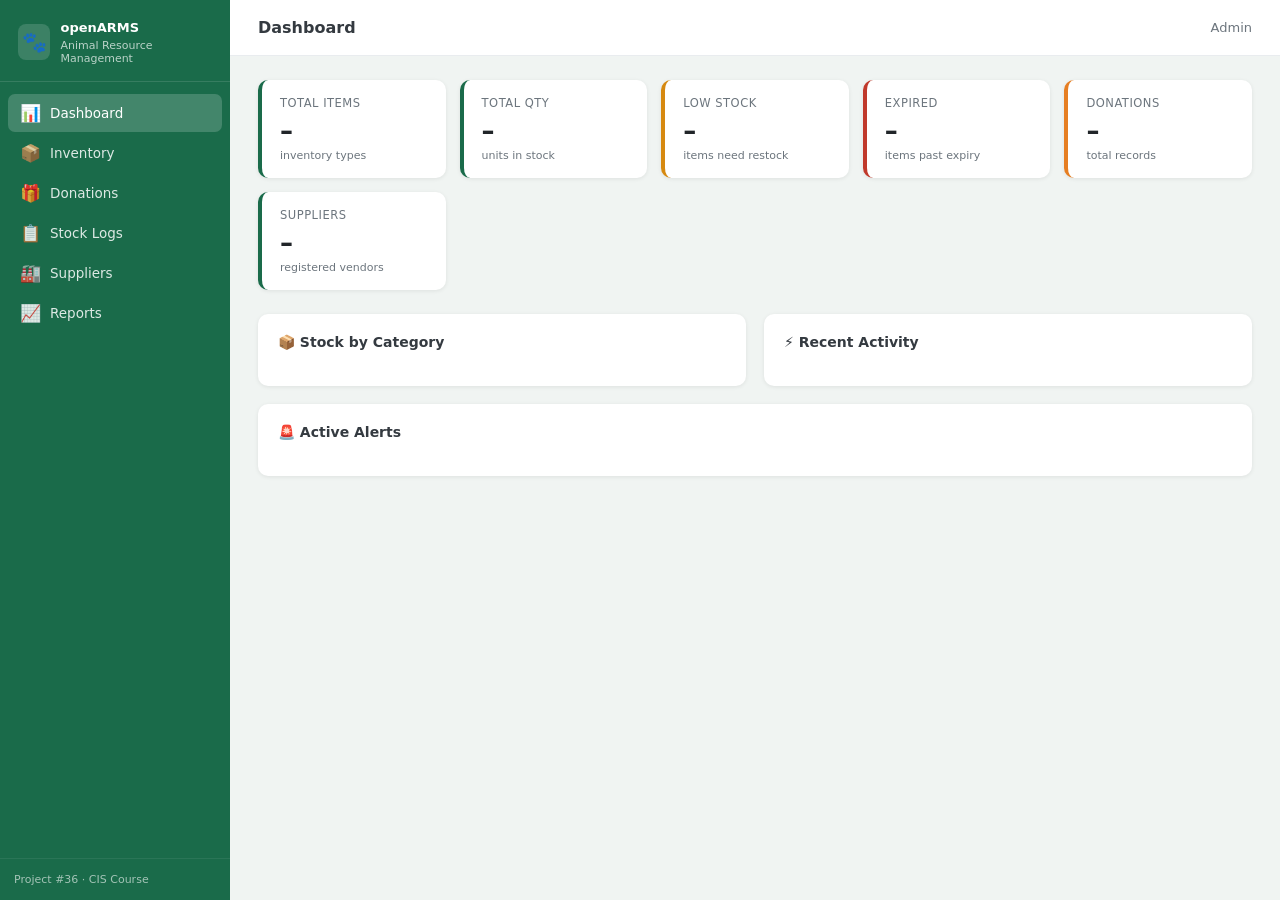
<file: index.html>
<!DOCTYPE html>
<html lang="en">
<head>
  <meta charset="UTF-8">
  <meta name="viewport" content="width=device-width, initial-scale=1.0">
  <title>Dashboard</title>
  <style>
    :root {
      --primary: #1a6b4a;
      --primary-light: #e8f5ee;
      --primary-mid: #2d9166;
      --accent: #e67e22;
      --accent-light: #fef3e8;
      --danger: #c0392b;
      --danger-light: #fdecea;
      --warning: #d68910;
      --warning-light: #fef9e7;
      --gray-50: #f8f9fa;
      --gray-100: #f1f3f5;
      --gray-200: #e9ecef;
      --gray-400: #adb5bd;
      --gray-600: #6c757d;
      --gray-800: #343a40;
      --gray-900: #212529;
      --radius: 10px;
      --shadow: 0 1px 4px rgba(0,0,0,0.08);
      --shadow-md: 0 4px 16px rgba(0,0,0,0.1);
    }
    * { box-sizing: border-box; margin: 0; padding: 0; }
    body { font-family: 'Segoe UI', system-ui, sans-serif; background: #f0f4f2; color: var(--gray-900); min-height: 100vh; }
    .app { display: flex; min-height: 100vh; }
    .sidebar { width: 230px; background: var(--primary); color: #fff; display: flex; flex-direction: column; position: fixed; height: 100vh; z-index: 100; }
    .sidebar-brand { padding: 20px 18px 16px; border-bottom: 1px solid rgba(255,255,255,0.12); }
    .sidebar-brand .logo { display: flex; align-items: center; gap: 10px; }
    .sidebar-brand .logo-icon { width: 36px; height: 36px; background: rgba(255,255,255,0.15); border-radius: 8px; display: flex; align-items: center; justify-content: center; font-size: 20px; }
    .sidebar-brand h1 { font-size: 13px; font-weight: 600; line-height: 1.3; }
    .sidebar-brand p { font-size: 11px; opacity: 0.7; margin-top: 2px; }
    .sidebar-nav { flex: 1; padding: 12px 8px; overflow-y: auto; }
    .nav-item { display: flex; align-items: center; gap: 10px; padding: 9px 12px; border-radius: 7px; cursor: pointer; font-size: 13.5px; transition: background 0.15s; color: rgba(255,255,255,0.85); margin-bottom: 2px; }
    .nav-item:hover { background: rgba(255,255,255,0.1); color: #fff; }
    .nav-item.active { background: rgba(255,255,255,0.18); color: #fff; font-weight: 500; }
    .nav-item .nav-icon { font-size: 17px; width: 20px; text-align: center; }
    .sidebar-footer { padding: 14px; border-top: 1px solid rgba(255,255,255,0.12); font-size: 11px; opacity: 0.6; }
    .main { margin-left: 230px; flex: 1; display: flex; flex-direction: column; min-height: 100vh; }
    .topbar { background: #fff; padding: 0 28px; height: 56px; display: flex; align-items: center; justify-content: space-between; border-bottom: 1px solid var(--gray-200); position: sticky; top: 0; z-index: 50; }
    .topbar-title { font-size: 16px; font-weight: 600; color: var(--gray-800); }
    .topbar-right { display: flex; align-items: center; gap: 10px; }
    .alert-badge { background: var(--danger); color: #fff; font-size: 11px; padding: 2px 7px; border-radius: 12px; font-weight: 600; cursor: pointer; }
    .content { padding: 24px 28px; flex: 1; }
    .card { background: #fff; border-radius: var(--radius); box-shadow: var(--shadow); padding: 20px; }
    .card-title { font-size: 14px; font-weight: 600; color: var(--gray-800); margin-bottom: 16px; display: flex; align-items: center; gap: 8px; }
    .stats-grid { display: grid; grid-template-columns: repeat(auto-fit, minmax(160px, 1fr)); gap: 14px; margin-bottom: 24px; }
    .stat-card { background: #fff; border-radius: var(--radius); box-shadow: var(--shadow); padding: 16px 18px; border-left: 4px solid var(--primary); }
    .stat-card.warning { border-left-color: var(--warning); }
    .stat-card.danger { border-left-color: var(--danger); }
    .stat-card.accent { border-left-color: var(--accent); }
    .stat-label { font-size: 11.5px; color: var(--gray-600); text-transform: uppercase; letter-spacing: 0.5px; margin-bottom: 6px; }
    .stat-value { font-size: 26px; font-weight: 700; color: var(--gray-900); }
    .stat-sub { font-size: 11px; color: var(--gray-600); margin-top: 3px; }
    .grid-2 { display: grid; grid-template-columns: 1fr 1fr; gap: 18px; }
    .alert-item { display: flex; align-items: center; gap: 12px; padding: 12px 0; border-bottom: 1px solid var(--gray-100); }
    .alert-item:last-child { border-bottom: none; }
    .alert-dot { width: 8px; height: 8px; border-radius: 50%; flex-shrink: 0; }
    .alert-dot.danger { background: var(--danger); }
    .alert-dot.warning { background: var(--warning); }
    .alert-text { flex: 1; font-size: 13px; }
    .alert-text strong { display: block; }
    .alert-text span { color: var(--gray-600); font-size: 12px; }
    .badge { display: inline-block; padding: 3px 9px; border-radius: 12px; font-size: 11.5px; font-weight: 600; }
    .badge-food { background: #e3f4e8; color: #1e6b31; }
    .badge-medicine { background: #eae3f4; color: #4a1e6b; }
    .badge-supplies { background: #e3eef4; color: #1e4a6b; }
    .badge-ok { background: var(--primary-light); color: var(--primary); }
    .badge-low { background: var(--warning-light); color: var(--warning); }
    .badge-expired { background: var(--danger-light); color: var(--danger); }
    .badge-expiring { background: var(--warning-light); color: var(--warning); }
    .feed-item { display: flex; gap: 12px; padding: 10px 0; border-bottom: 1px solid var(--gray-100); align-items: flex-start; }
    .feed-item:last-child { border-bottom: none; }
    .feed-dot { width: 28px; height: 28px; border-radius: 50%; display: flex; align-items: center; justify-content: center; font-size: 13px; flex-shrink: 0; margin-top: 1px; }
    .feed-dot.in { background: #e3f4e8; color: #1e6b31; }
    .feed-dot.out { background: var(--danger-light); color: var(--danger); }
    .feed-body { flex: 1; font-size: 13px; }
    .feed-body strong { display: block; }
    .feed-body time { font-size: 11.5px; color: var(--gray-600); }
    .empty-state { text-align: center; padding: 40px 20px; color: var(--gray-600); }
    .empty-state .empty-icon { font-size: 40px; margin-bottom: 10px; }
    .empty-state p { font-size: 14px; }
    #toast { position: fixed; bottom: 24px; right: 24px; background: var(--gray-900); color: #fff; padding: 12px 18px; border-radius: 8px; font-size: 13.5px; z-index: 999; transform: translateY(80px); opacity: 0; transition: all 0.25s; pointer-events: none; }
    #toast.show { transform: translateY(0); opacity: 1; }
    #toast.success { background: var(--primary); }
    #toast.error { background: var(--danger); }
    @media (max-width: 900px) {
      .sidebar { width: 58px; }
      .sidebar .nav-item span, .sidebar-brand h1, .sidebar-brand p, .sidebar-footer { display: none; }
      .main { margin-left: 58px; }
      .grid-2 { grid-template-columns: 1fr; }
    }
  </style>
</head>
<body>

<div class="app">
  <div id="sidebar-container"></div>
  <main class="main">
    <div class="topbar">
      <div class="topbar-title">Dashboard</div>
      <div class="topbar-right">
        <span id="alert-count-badge" class="alert-badge" style="display:none">0 alerts</span>
        <span style="font-size:13px;color:var(--gray-600);">Admin</span>
      </div>
    </div>

    <div class="content">
      <div class="stats-grid" id="stats-grid">
        <div class="stat-card"><div class="stat-label">Total Items</div><div class="stat-value" id="s-items">–</div><div class="stat-sub">inventory types</div></div>
        <div class="stat-card"><div class="stat-label">Total Qty</div><div class="stat-value" id="s-qty">–</div><div class="stat-sub">units in stock</div></div>
        <div class="stat-card warning"><div class="stat-label">Low Stock</div><div class="stat-value" id="s-low">–</div><div class="stat-sub">items need restock</div></div>
        <div class="stat-card danger"><div class="stat-label">Expired</div><div class="stat-value" id="s-exp">–</div><div class="stat-sub">items past expiry</div></div>
        <div class="stat-card accent"><div class="stat-label">Donations</div><div class="stat-value" id="s-don">–</div><div class="stat-sub">total records</div></div>
        <div class="stat-card"><div class="stat-label">Suppliers</div><div class="stat-value" id="s-sup">–</div><div class="stat-sub">registered vendors</div></div>
      </div>

      <div class="grid-2" style="margin-bottom:18px;">
        <div class="card">
          <div class="card-title">📦 Stock by Category</div>
          <div id="category-breakdown"></div>
        </div>
        <div class="card">
          <div class="card-title">⚡ Recent Activity</div>
          <div id="recent-activity"></div>
        </div>
      </div>

      <div class="card">
        <div class="card-title">🚨 Active Alerts</div>
        <div id="dashboard-alerts"></div>
      </div>
    </div>
  </main>
</div>

<div id="toast"></div>

<script>
const API = 'http://localhost:5000/api';

// Load sidebar
fetch('sidebar.html')
  .then(r => r.text())
  .then(html => {
    document.getElementById('sidebar-container').innerHTML = html;
    document.querySelectorAll('.nav-item')[0].classList.add('active');
  });

function toast(msg, type='success') {
  const t = document.getElementById('toast');
  t.textContent = msg;
  t.className = 'show ' + type;
  setTimeout(() => t.className = '', 2500);
}

function fmt(d) {
  if (!d) return '—';
  return new Date(d).toLocaleDateString('en-PH', {month:'short',day:'numeric',year:'numeric'});
}

async function api(path, method='GET', body=null) {
  const opts = { method, headers: {'Content-Type':'application/json'} };
  if (body) opts.body = JSON.stringify(body);
  const r = await fetch(API + path, opts);
  return r.json();
}

async function loadDashboard() {
  const [stats, alerts] = await Promise.all([api('/stats'), api('/alerts')]);
  document.getElementById('s-items').textContent = stats.total_items;
  document.getElementById('s-qty').textContent = stats.total_quantity.toLocaleString();
  document.getElementById('s-low').textContent = stats.low_stock_count;
  document.getElementById('s-exp').textContent = stats.expired_count;
  document.getElementById('s-don').textContent = stats.total_donations;
  document.getElementById('s-sup').textContent = stats.total_suppliers;

  const totalAlerts = alerts.low_stock.length + alerts.expired.length + alerts.expiring_soon.length;
  const badge = document.getElementById('alert-count-badge');
  if (totalAlerts > 0) { badge.style.display=''; badge.textContent = totalAlerts + ' alerts'; }
  else badge.style.display = 'none';

  document.getElementById('category-breakdown').innerHTML = stats.by_category.map(c => `
    <div style="display:flex;align-items:center;justify-content:space-between;padding:10px 0;border-bottom:1px solid var(--gray-100);">
      <div style="display:flex;align-items:center;gap:10px;">
        <span class="badge badge-${c.category.toLowerCase()}">${c.category}</span>
        <span style="font-size:13px">${c.count} item types</span>
      </div>
      <strong style="font-size:14px">${c.total_qty.toLocaleString()} units</strong>
    </div>
  `).join('');

  document.getElementById('recent-activity').innerHTML = stats.recent_logs.map(l => `
    <div class="feed-item">
      <div class="feed-dot ${l.action.toLowerCase()}">${l.action === 'IN' ? '↓' : '↑'}</div>
      <div class="feed-body">
        <strong>${l.action === 'IN' ? '+' : '-'}${l.quantity} units — ${l.item_name}</strong>
        <time>${fmt(l.logged_at)}</time>
      </div>
    </div>
  `).join('');

  const allA = [
    ...alerts.expired.map(a => ({...a, type:'danger', msg:`<strong>${a.name}</strong> — expired (${a.shelter_name})`})),
    ...alerts.low_stock.map(a => ({...a, type:'warning', msg:`<strong>${a.name}</strong> — low stock: ${a.quantity} left (min ${a.min_stock})`})),
    ...alerts.expiring_soon.map(a => ({...a, type:'warning', msg:`<strong>${a.name}</strong> — expires ${fmt(a.expiry_date)} (${a.shelter_name})`}))
  ];
  document.getElementById('dashboard-alerts').innerHTML = allA.length ? allA.map(a => `
    <div class="alert-item">
      <div class="alert-dot ${a.type}"></div>
      <div class="alert-text">${a.msg}</div>
    </div>
  `).join('') : '<div class="empty-state"><div class="empty-icon">✅</div><p>No active alerts</p></div>';
}

loadDashboard();
</script>
</body>
</html>
</file>
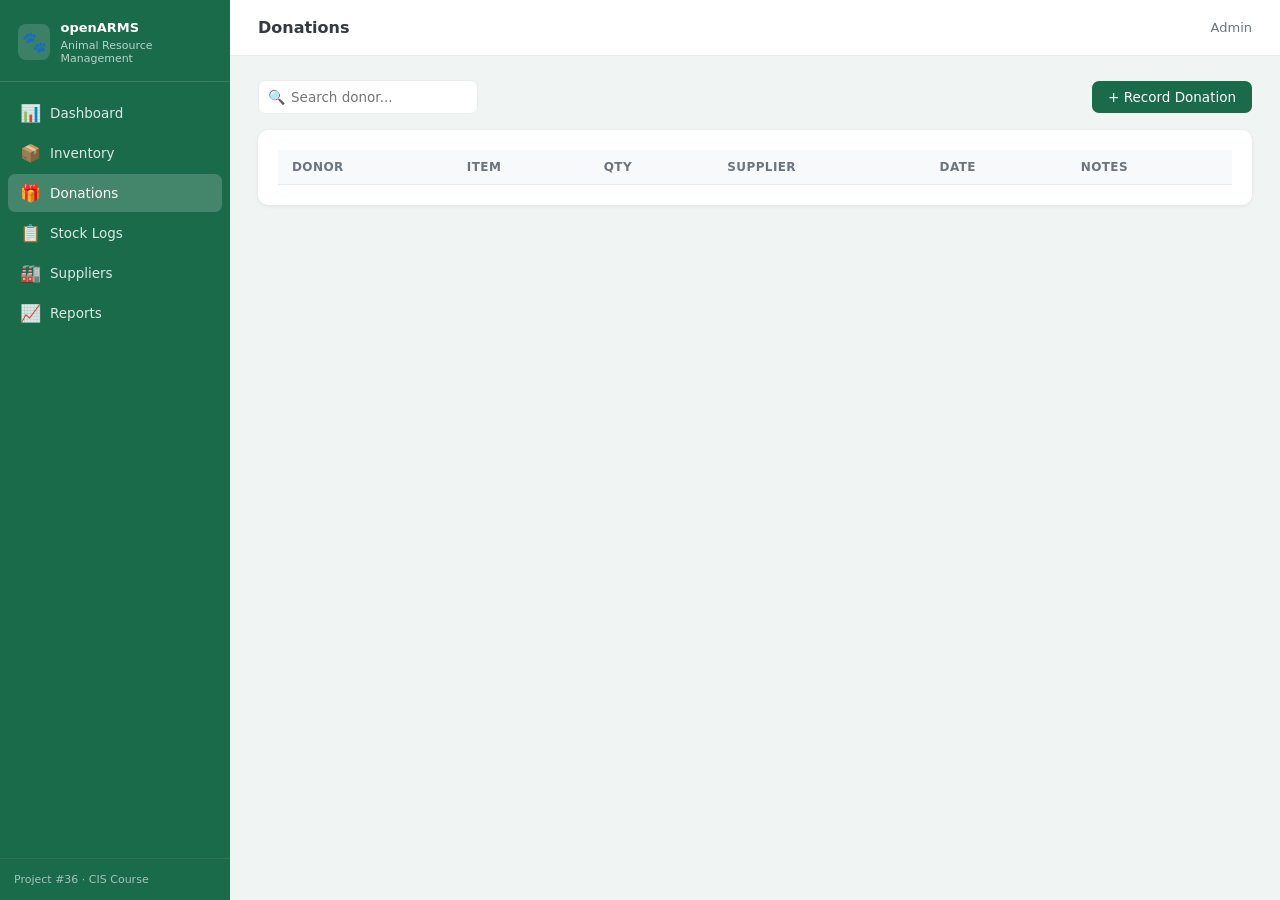
<file: donation.html>
<!DOCTYPE html>
<html lang="en">
<head>
  <meta charset="UTF-8">
  <meta name="viewport" content="width=device-width, initial-scale=1.0">
  <title>Donations</title>
  <style>
    :root {
      --primary: #1a6b4a;
      --primary-light: #e8f5ee;
      --primary-mid: #2d9166;
      --accent: #e67e22;
      --accent-light: #fef3e8;
      --danger: #c0392b;
      --danger-light: #fdecea;
      --warning: #d68910;
      --warning-light: #fef9e7;
      --gray-50: #f8f9fa;
      --gray-100: #f1f3f5;
      --gray-200: #e9ecef;
      --gray-400: #adb5bd;
      --gray-600: #6c757d;
      --gray-800: #343a40;
      --gray-900: #212529;
      --radius: 10px;
      --shadow: 0 1px 4px rgba(0,0,0,0.08);
      --shadow-md: 0 4px 16px rgba(0,0,0,0.1);
    }
    * { box-sizing: border-box; margin: 0; padding: 0; }
    body { font-family: 'Segoe UI', system-ui, sans-serif; background: #f0f4f2; color: var(--gray-900); min-height: 100vh; }
    .app { display: flex; min-height: 100vh; }
    .sidebar { width: 230px; background: var(--primary); color: #fff; display: flex; flex-direction: column; position: fixed; height: 100vh; z-index: 100; }
    .sidebar-brand { padding: 20px 18px 16px; border-bottom: 1px solid rgba(255,255,255,0.12); }
    .sidebar-brand .logo { display: flex; align-items: center; gap: 10px; }
    .sidebar-brand .logo-icon { width: 36px; height: 36px; background: rgba(255,255,255,0.15); border-radius: 8px; display: flex; align-items: center; justify-content: center; font-size: 20px; }
    .sidebar-brand h1 { font-size: 13px; font-weight: 600; line-height: 1.3; }
    .sidebar-brand p { font-size: 11px; opacity: 0.7; margin-top: 2px; }
    .sidebar-nav { flex: 1; padding: 12px 8px; overflow-y: auto; }
    .nav-item { display: flex; align-items: center; gap: 10px; padding: 9px 12px; border-radius: 7px; cursor: pointer; font-size: 13.5px; transition: background 0.15s; color: rgba(255,255,255,0.85); margin-bottom: 2px; }
    .nav-item:hover { background: rgba(255,255,255,0.1); color: #fff; }
    .nav-item.active { background: rgba(255,255,255,0.18); color: #fff; font-weight: 500; }
    .nav-item .nav-icon { font-size: 17px; width: 20px; text-align: center; }
    .sidebar-footer { padding: 14px; border-top: 1px solid rgba(255,255,255,0.12); font-size: 11px; opacity: 0.6; }
    .main { margin-left: 230px; flex: 1; display: flex; flex-direction: column; min-height: 100vh; }
    .topbar { background: #fff; padding: 0 28px; height: 56px; display: flex; align-items: center; justify-content: space-between; border-bottom: 1px solid var(--gray-200); position: sticky; top: 0; z-index: 50; }
    .topbar-title { font-size: 16px; font-weight: 600; color: var(--gray-800); }
    .topbar-right { display: flex; align-items: center; gap: 10px; }
    .content { padding: 24px 28px; flex: 1; }
    .card { background: #fff; border-radius: var(--radius); box-shadow: var(--shadow); padding: 20px; }
    .card-title { font-size: 14px; font-weight: 600; color: var(--gray-800); margin-bottom: 16px; display: flex; align-items: center; gap: 8px; }
    .table-wrap { overflow-x: auto; }
    table { width: 100%; border-collapse: collapse; font-size: 13.5px; }
    th { background: var(--gray-50); color: var(--gray-600); font-weight: 600; font-size: 12px; text-transform: uppercase; letter-spacing: 0.4px; padding: 10px 14px; text-align: left; border-bottom: 1px solid var(--gray-200); white-space: nowrap; }
    td { padding: 11px 14px; border-bottom: 1px solid var(--gray-100); vertical-align: middle; }
    tr:last-child td { border-bottom: none; }
    tr:hover td { background: var(--gray-50); }
    .toolbar { display: flex; align-items: center; gap: 10px; margin-bottom: 16px; flex-wrap: wrap; }
    .toolbar-left { flex: 1; display: flex; gap: 10px; flex-wrap: wrap; }
    .search-box { position: relative; }
    .search-box input { padding-left: 32px; width: 220px; }
    .search-icon { position: absolute; left: 10px; top: 50%; transform: translateY(-50%); color: var(--gray-400); font-size: 14px; pointer-events: none; }
    input, select, textarea { padding: 8px 11px; border: 1px solid var(--gray-200); border-radius: 7px; font-size: 13.5px; font-family: inherit; color: var(--gray-900); background: #fff; outline: none; transition: border-color 0.15s; }
    input:focus, select:focus, textarea:focus { border-color: var(--primary); box-shadow: 0 0 0 3px rgba(26,107,74,0.08); }
    .btn { padding: 8px 16px; border-radius: 7px; border: none; cursor: pointer; font-size: 13.5px; font-weight: 500; font-family: inherit; transition: all 0.15s; display: inline-flex; align-items: center; gap: 6px; }
    .btn-primary { background: var(--primary); color: #fff; }
    .btn-primary:hover { background: #165a3d; }
    .btn-secondary { background: var(--gray-100); color: var(--gray-800); }
    .btn-secondary:hover { background: var(--gray-200); }
    .modal-overlay { display: none; position: fixed; inset: 0; background: rgba(0,0,0,0.4); z-index: 200; align-items: center; justify-content: center; }
    .modal-overlay.open { display: flex; }
    .modal { background: #fff; border-radius: 12px; box-shadow: var(--shadow-md); padding: 24px; width: 520px; max-width: 95vw; max-height: 90vh; overflow-y: auto; }
    .modal-header { display: flex; align-items: center; justify-content: space-between; margin-bottom: 20px; }
    .modal-title { font-size: 16px; font-weight: 600; }
    .modal-close { background: none; border: none; font-size: 20px; cursor: pointer; color: var(--gray-600); line-height: 1; padding: 0; }
    .modal-close:hover { color: var(--gray-900); }
    .form-grid { display: grid; grid-template-columns: 1fr 1fr; gap: 14px; }
    .form-group { display: flex; flex-direction: column; gap: 5px; }
    .form-group.full { grid-column: 1 / -1; }
    label { font-size: 12.5px; font-weight: 500; color: var(--gray-600); }
    textarea { resize: vertical; min-height: 72px; width: 100%; }
    .modal-footer { display: flex; justify-content: flex-end; gap: 10px; margin-top: 20px; }
    .empty-state { text-align: center; padding: 40px 20px; color: var(--gray-600); }
    .empty-state .empty-icon { font-size: 40px; margin-bottom: 10px; }
    #toast { position: fixed; bottom: 24px; right: 24px; background: var(--gray-900); color: #fff; padding: 12px 18px; border-radius: 8px; font-size: 13.5px; z-index: 999; transform: translateY(80px); opacity: 0; transition: all 0.25s; }
    #toast.show { transform: translateY(0); opacity: 1; }
    #toast.success { background: var(--primary); }
    #toast.error { background: var(--danger); }
    @media (max-width: 900px) {
      .sidebar { width: 58px; }
      .sidebar .nav-item span, .sidebar-brand h1, .sidebar-brand p, .sidebar-footer { display: none; }
      .main { margin-left: 58px; }
    }
  </style>
</head>
<body>

<div class="app">
  <div id="sidebar-container"></div>
  <main class="main">
    <div class="topbar">
      <div class="topbar-title">Donations</div>
      <div class="topbar-right">
        <span style="font-size:13px;color:var(--gray-600);">Admin</span>
      </div>
    </div>

    <div class="content">
      <div class="toolbar">
        <div class="toolbar-left">
          <div class="search-box">
            <span class="search-icon">🔍</span>
            <input type="text" placeholder="Search donor..." id="don-search" oninput="filterDonations()">
          </div>
        </div>
        <button class="btn btn-primary" onclick="openAddDonation()">+ Record Donation</button>
      </div>
      <div class="card">
        <div class="table-wrap">
          <table>
            <thead>
              <tr><th>Donor</th><th>Item</th><th>Qty</th><th>Supplier</th><th>Date</th><th>Notes</th></tr>
            </thead>
            <tbody id="don-tbody"></tbody>
          </table>
        </div>
      </div>
    </div>
  </main>
</div>

<!-- Add Donation Modal -->
<div class="modal-overlay" id="modal-donation">
  <div class="modal">
    <div class="modal-header">
      <h2 class="modal-title">Record Donation</h2>
      <button class="modal-close" onclick="closeModal('modal-donation')">×</button>
    </div>
    <div class="form-grid">
      <div class="form-group full"><label>Donor Name *</label><input type="text" id="don-name" placeholder="Name of donor"></div>
      <div class="form-group"><label>Supplier (optional)</label>
        <select id="don-supplier"><option value="">Walk-in / Anonymous</option></select>
      </div>
      <div class="form-group"><label>Item Donated *</label>
        <select id="don-item"><option value="">Select item...</option></select>
      </div>
      <div class="form-group full"><label>Quantity *</label><input type="number" id="don-qty" min="1" step="0.1" placeholder="0"></div>
      <div class="form-group full"><label>Notes</label><textarea id="don-notes" placeholder="Optional notes..."></textarea></div>
    </div>
    <div class="modal-footer">
      <button class="btn btn-secondary" onclick="closeModal('modal-donation')">Cancel</button>
      <button class="btn btn-primary" onclick="saveDonation()">Record</button>
    </div>
  </div>
</div>

<div id="toast"></div>

<script>
const API = 'http://localhost:5000/api';
let allDonations = [], allItems = [], allSuppliers = [];

fetch('sidebar.html')
  .then(r => r.text())
  .then(html => {
    document.getElementById('sidebar-container').innerHTML = html;
    document.querySelectorAll('.nav-item')[2].classList.add('active');
  });

function toast(msg, type='success') {
  const t = document.getElementById('toast');
  t.textContent = msg;
  t.className = 'show ' + type;
  setTimeout(() => t.className = '', 2500);
}

function fmt(d) {
  if (!d) return '—';
  return new Date(d).toLocaleDateString('en-PH', {month:'short',day:'numeric',year:'numeric'});
}

async function api(path, method='GET', body=null) {
  const opts = { method, headers: {'Content-Type':'application/json'} };
  if (body) opts.body = JSON.stringify(body);
  const r = await fetch(API + path, opts);
  return r.json();
}

async function loadDonations() {
  [allDonations, allItems, allSuppliers] = await Promise.all([api('/donations'), api('/items'), api('/suppliers')]);
  renderDonations(allDonations);
}

function renderDonations(rows) {
  document.getElementById('don-tbody').innerHTML = rows.length ? rows.map(d => `
    <tr>
      <td><strong>${d.donor_name}</strong></td>
      <td>${d.item_name}</td>
      <td>${d.quantity} ${d.unit}</td>
      <td style="color:var(--gray-600);font-size:13px">${d.supplier_name || 'Walk-in'}</td>
      <td style="font-size:12.5px;color:var(--gray-600)">${fmt(d.donated_at)}</td>
      <td style="font-size:12.5px;color:var(--gray-600)">${d.notes || '—'}</td>
    </tr>
  `).join('') : '<tr><td colspan="6"><div class="empty-state"><div class="empty-icon">🎁</div><p>No donations yet</p></div></td></tr>';
}

function filterDonations() {
  const q = document.getElementById('don-search').value.toLowerCase();
  renderDonations(allDonations.filter(d => !q || d.donor_name.toLowerCase().includes(q)));
}

function openAddDonation() {
  document.getElementById('don-name').value = '';
  document.getElementById('don-qty').value = '';
  document.getElementById('don-notes').value = '';
  document.getElementById('don-supplier').innerHTML = '<option value="">Walk-in / Anonymous</option>' +
    allSuppliers.map(s => `<option value="${s.supplier_id}">${s.name}</option>`).join('');
  document.getElementById('don-item').innerHTML = '<option value="">Select item...</option>' +
    allItems.map(i => `<option value="${i.item_id}">${i.name} (${i.unit})</option>`).join('');
  document.getElementById('modal-donation').classList.add('open');
}

async function saveDonation() {
  const data = {
    donor_name: document.getElementById('don-name').value.trim(),
    supplier_id: document.getElementById('don-supplier').value || null,
    item_id: document.getElementById('don-item').value,
    quantity: parseFloat(document.getElementById('don-qty').value),
    notes: document.getElementById('don-notes').value
  };
  if (!data.donor_name || !data.item_id || !data.quantity) return toast('Fill required fields', 'error');
  await api('/donations', 'POST', data);
  closeModal('modal-donation');
  toast('Donation recorded — inventory updated');
  loadDonations();
}

function closeModal(id) {
  document.getElementById(id).classList.remove('open');
}

document.querySelectorAll('.modal-overlay').forEach(m => {
  m.addEventListener('click', e => { if (e.target === m) m.classList.remove('open'); });
});

loadDonations();
</script>
</body>
</html>
</file>
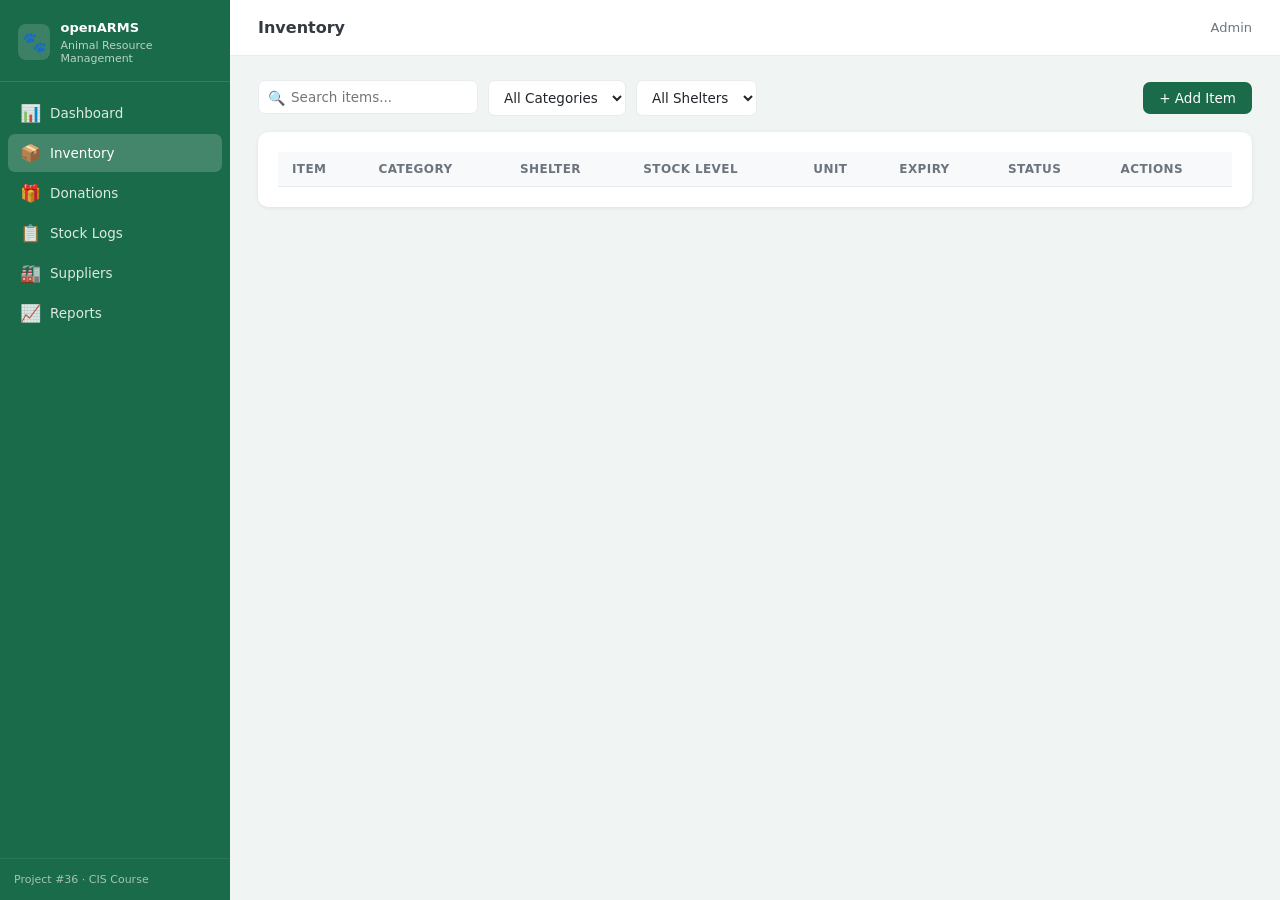
<file: inventory.html>
<!DOCTYPE html>
<html lang="en">
<head>
  <meta charset="UTF-8">
  <meta name="viewport" content="width=device-width, initial-scale=1.0">
  <title>Inventory</title>
  <style>
    :root {
      --primary: #1a6b4a;
      --primary-light: #e8f5ee;
      --primary-mid: #2d9166;
      --accent: #e67e22;
      --accent-light: #fef3e8;
      --danger: #c0392b;
      --danger-light: #fdecea;
      --warning: #d68910;
      --warning-light: #fef9e7;
      --gray-50: #f8f9fa;
      --gray-100: #f1f3f5;
      --gray-200: #e9ecef;
      --gray-400: #adb5bd;
      --gray-600: #6c757d;
      --gray-800: #343a40;
      --gray-900: #212529;
      --radius: 10px;
      --shadow: 0 1px 4px rgba(0,0,0,0.08);
      --shadow-md: 0 4px 16px rgba(0,0,0,0.1);
    }
    * { box-sizing: border-box; margin: 0; padding: 0; }
    body { font-family: 'Segoe UI', system-ui, sans-serif; background: #f0f4f2; color: var(--gray-900); min-height: 100vh; }
    .app { display: flex; min-height: 100vh; }
    .sidebar { width: 230px; background: var(--primary); color: #fff; display: flex; flex-direction: column; position: fixed; height: 100vh; z-index: 100; }
    .sidebar-brand { padding: 20px 18px 16px; border-bottom: 1px solid rgba(255,255,255,0.12); }
    .sidebar-brand .logo { display: flex; align-items: center; gap: 10px; }
    .sidebar-brand .logo-icon { width: 36px; height: 36px; background: rgba(255,255,255,0.15); border-radius: 8px; display: flex; align-items: center; justify-content: center; font-size: 20px; }
    .sidebar-brand h1 { font-size: 13px; font-weight: 600; line-height: 1.3; }
    .sidebar-brand p { font-size: 11px; opacity: 0.7; margin-top: 2px; }
    .sidebar-nav { flex: 1; padding: 12px 8px; overflow-y: auto; }
    .nav-item { display: flex; align-items: center; gap: 10px; padding: 9px 12px; border-radius: 7px; cursor: pointer; font-size: 13.5px; transition: background 0.15s; color: rgba(255,255,255,0.85); margin-bottom: 2px; }
    .nav-item:hover { background: rgba(255,255,255,0.1); color: #fff; }
    .nav-item.active { background: rgba(255,255,255,0.18); color: #fff; font-weight: 500; }
    .nav-item .nav-icon { font-size: 17px; width: 20px; text-align: center; }
    .sidebar-footer { padding: 14px; border-top: 1px solid rgba(255,255,255,0.12); font-size: 11px; opacity: 0.6; }
    .main { margin-left: 230px; flex: 1; display: flex; flex-direction: column; min-height: 100vh; }
    .topbar { background: #fff; padding: 0 28px; height: 56px; display: flex; align-items: center; justify-content: space-between; border-bottom: 1px solid var(--gray-200); position: sticky; top: 0; z-index: 50; }
    .topbar-title { font-size: 16px; font-weight: 600; color: var(--gray-800); }
    .topbar-right { display: flex; align-items: center; gap: 10px; }
    .content { padding: 24px 28px; flex: 1; }
    .card { background: #fff; border-radius: var(--radius); box-shadow: var(--shadow); padding: 20px; }
    .card-title { font-size: 14px; font-weight: 600; color: var(--gray-800); margin-bottom: 16px; display: flex; align-items: center; gap: 8px; }
    .table-wrap { overflow-x: auto; }
    table { width: 100%; border-collapse: collapse; font-size: 13.5px; }
    th { background: var(--gray-50); color: var(--gray-600); font-weight: 600; font-size: 12px; text-transform: uppercase; letter-spacing: 0.4px; padding: 10px 14px; text-align: left; border-bottom: 1px solid var(--gray-200); white-space: nowrap; }
    td { padding: 11px 14px; border-bottom: 1px solid var(--gray-100); vertical-align: middle; }
    tr:last-child td { border-bottom: none; }
    tr:hover td { background: var(--gray-50); }
    .badge { display: inline-block; padding: 3px 9px; border-radius: 12px; font-size: 11.5px; font-weight: 600; }
    .badge-food { background: #e3f4e8; color: #1e6b31; }
    .badge-medicine { background: #eae3f4; color: #4a1e6b; }
    .badge-supplies { background: #e3eef4; color: #1e4a6b; }
    .badge-ok { background: var(--primary-light); color: var(--primary); }
    .badge-low { background: var(--warning-light); color: var(--warning); }
    .badge-expired { background: var(--danger-light); color: var(--danger); }
    .badge-expiring { background: var(--warning-light); color: var(--warning); }
    .toolbar { display: flex; align-items: center; gap: 10px; margin-bottom: 16px; flex-wrap: wrap; }
    .toolbar-left { flex: 1; display: flex; gap: 10px; flex-wrap: wrap; }
    .search-box { position: relative; }
    .search-box input { padding-left: 32px; width: 220px; }
    .search-icon { position: absolute; left: 10px; top: 50%; transform: translateY(-50%); color: var(--gray-400); font-size: 14px; pointer-events: none; }
    select.filter-select { width: auto; padding: 8px 11px; }
    input, select, textarea { padding: 8px 11px; border: 1px solid var(--gray-200); border-radius: 7px; font-size: 13.5px; font-family: inherit; color: var(--gray-900); background: #fff; outline: none; transition: border-color 0.15s; }
    input:focus, select:focus, textarea:focus { border-color: var(--primary); box-shadow: 0 0 0 3px rgba(26,107,74,0.08); }
    .btn { padding: 8px 16px; border-radius: 7px; border: none; cursor: pointer; font-size: 13.5px; font-weight: 500; font-family: inherit; transition: all 0.15s; display: inline-flex; align-items: center; gap: 6px; }
    .btn-primary { background: var(--primary); color: #fff; }
    .btn-primary:hover { background: #165a3d; }
    .btn-secondary { background: var(--gray-100); color: var(--gray-800); }
    .btn-secondary:hover { background: var(--gray-200); }
    .btn-danger { background: var(--danger-light); color: var(--danger); }
    .btn-danger:hover { background: #fbd0ce; }
    .btn-sm { padding: 5px 11px; font-size: 12px; }
    .modal-overlay { display: none; position: fixed; inset: 0; background: rgba(0,0,0,0.4); z-index: 200; align-items: center; justify-content: center; }
    .modal-overlay.open { display: flex; }
    .modal { background: #fff; border-radius: 12px; box-shadow: var(--shadow-md); padding: 24px; width: 520px; max-width: 95vw; max-height: 90vh; overflow-y: auto; }
    .modal-header { display: flex; align-items: center; justify-content: space-between; margin-bottom: 20px; }
    .modal-title { font-size: 16px; font-weight: 600; }
    .modal-close { background: none; border: none; font-size: 20px; cursor: pointer; color: var(--gray-600); line-height: 1; padding: 0; }
    .modal-close:hover { color: var(--gray-900); }
    .form-grid { display: grid; grid-template-columns: 1fr 1fr; gap: 14px; }
    .form-group { display: flex; flex-direction: column; gap: 5px; }
    .form-group.full { grid-column: 1 / -1; }
    label { font-size: 12.5px; font-weight: 500; color: var(--gray-600); }
    textarea { resize: vertical; min-height: 72px; width: 100%; }
    .modal-footer { display: flex; justify-content: flex-end; gap: 10px; margin-top: 20px; }
    .progress-wrap { display: flex; align-items: center; gap: 8px; }
    .progress-bar { flex: 1; height: 6px; background: var(--gray-200); border-radius: 3px; overflow: hidden; min-width: 60px; }
    .progress-fill { height: 100%; border-radius: 3px; background: var(--primary); }
    .progress-fill.low { background: var(--warning); }
    .progress-fill.critical { background: var(--danger); }
    .progress-num { font-size: 12px; color: var(--gray-600); white-space: nowrap; }
    .empty-state { text-align: center; padding: 40px 20px; color: var(--gray-600); }
    .empty-state .empty-icon { font-size: 40px; margin-bottom: 10px; }
    #toast { position: fixed; bottom: 24px; right: 24px; background: var(--gray-900); color: #fff; padding: 12px 18px; border-radius: 8px; font-size: 13.5px; z-index: 999; transform: translateY(80px); opacity: 0; transition: all 0.25s; }
    #toast.show { transform: translateY(0); opacity: 1; }
    #toast.success { background: var(--primary); }
    #toast.error { background: var(--danger); }
    @media (max-width: 900px) {
      .sidebar { width: 58px; }
      .sidebar .nav-item span, .sidebar-brand h1, .sidebar-brand p, .sidebar-footer { display: none; }
      .main { margin-left: 58px; }
    }
  </style>
</head>
<body>

<div class="app">
  <div id="sidebar-container"></div>
  <main class="main">
    <div class="topbar">
      <div class="topbar-title">Inventory</div>
      <div class="topbar-right">
        <span style="font-size:13px;color:var(--gray-600);">Admin</span>
      </div>
    </div>

    <div class="content">
      <div class="toolbar">
        <div class="toolbar-left">
          <div class="search-box">
            <span class="search-icon">🔍</span>
            <input type="text" placeholder="Search items..." id="inv-search" oninput="filterInventory()">
          </div>
          <select class="filter-select" id="inv-cat-filter" onchange="filterInventory()">
            <option value="">All Categories</option>
            <option value="Food">Food</option>
            <option value="Medicine">Medicine</option>
            <option value="Supplies">Supplies</option>
          </select>
          <select class="filter-select" id="inv-shelter-filter" onchange="filterInventory()">
            <option value="">All Shelters</option>
          </select>
        </div>
        <button class="btn btn-primary" onclick="openAddItem()">+ Add Item</button>
      </div>
      <div class="card">
        <div class="table-wrap">
          <table>
            <thead>
              <tr>
                <th>Item</th><th>Category</th><th>Shelter</th><th>Stock Level</th>
                <th>Unit</th><th>Expiry</th><th>Status</th><th>Actions</th>
              </tr>
            </thead>
            <tbody id="inv-tbody"></tbody>
          </table>
        </div>
      </div>
    </div>
  </main>
</div>

<!-- Add/Edit Item Modal -->
<div class="modal-overlay" id="modal-item">
  <div class="modal">
    <div class="modal-header">
      <h2 class="modal-title" id="item-modal-title">Add Item</h2>
      <button class="modal-close" onclick="closeModal('modal-item')">×</button>
    </div>
    <div class="form-grid">
      <input type="hidden" id="item-id">
      <div class="form-group full"><label>Item Name *</label><input type="text" id="item-name" placeholder="e.g. Dog Food (Dry)"></div>
      <div class="form-group"><label>Category *</label>
        <select id="item-category">
          <option value="Food">Food</option>
          <option value="Medicine">Medicine</option>
          <option value="Supplies">Supplies</option>
        </select>
      </div>
      <div class="form-group"><label>Unit *</label><input type="text" id="item-unit" placeholder="kg, pcs, btl..."></div>
      <div class="form-group"><label>Current Quantity</label><input type="number" id="item-qty" value="0" min="0" step="0.1"></div>
      <div class="form-group"><label>Minimum Stock Level</label><input type="number" id="item-min" value="10" min="0" step="0.1"></div>
      <div class="form-group"><label>Expiry Date</label><input type="date" id="item-expiry"></div>
      <div class="form-group"><label>Shelter</label>
        <select id="item-shelter"><option value="">Select shelter...</option></select>
      </div>
    </div>
    <div class="modal-footer">
      <button class="btn btn-secondary" onclick="closeModal('modal-item')">Cancel</button>
      <button class="btn btn-primary" onclick="saveItem()">Save Item</button>
    </div>
  </div>
</div>

<div id="toast"></div>

<script>
const API = 'http://localhost:5000/api';
let allItems = [], allShelters = [];

fetch('sidebar.html')
  .then(r => r.text())
  .then(html => {
    document.getElementById('sidebar-container').innerHTML = html;
    document.querySelectorAll('.nav-item')[1].classList.add('active');
  });

function toast(msg, type='success') {
  const t = document.getElementById('toast');
  t.textContent = msg;
  t.className = 'show ' + type;
  setTimeout(() => t.className = '', 2500);
}

function fmt(d) {
  if (!d) return '—';
  return new Date(d).toLocaleDateString('en-PH', {month:'short',day:'numeric',year:'numeric'});
}

async function api(path, method='GET', body=null) {
  const opts = { method, headers: {'Content-Type':'application/json'} };
  if (body) opts.body = JSON.stringify(body);
  const r = await fetch(API + path, opts);
  return r.json();
}

function stockBadge(qty, min) {
  const pct = min > 0 ? qty / min : 1;
  if (pct <= 0) return `<span class="badge badge-expired">Out of Stock</span>`;
  if (pct <= 1) return `<span class="badge badge-low">Low Stock</span>`;
  return `<span class="badge badge-ok">In Stock</span>`;
}

function expiryBadge(d) {
  if (!d) return '—';
  const today = new Date(); today.setHours(0,0,0,0);
  const exp = new Date(d);
  const diff = Math.floor((exp - today) / 86400000);
  if (diff < 0) return `<span class="badge badge-expired">Expired</span>`;
  if (diff <= 30) return `<span class="badge badge-expiring">Expires in ${diff}d</span>`;
  return `<span style="font-size:12.5px;color:var(--gray-600)">${fmt(d)}</span>`;
}

function progressBar(qty, min) {
  const max = Math.max(qty, min * 2, 1);
  const pct = Math.min((qty / max) * 100, 100);
  const cls = qty <= min ? (qty <= min * 0.5 ? 'critical' : 'low') : '';
  return `<div class="progress-wrap"><div class="progress-bar"><div class="progress-fill ${cls}" style="width:${pct}%"></div></div><span class="progress-num">${qty}/${min}</span></div>`;
}

async function loadInventory() {
  [allItems, allShelters] = await Promise.all([api('/items'), api('/shelters')]);
  populateShelterFilters();
  renderInventory(allItems);
}

function renderInventory(items) {
  document.getElementById('inv-tbody').innerHTML = items.length ? items.map(i => `
    <tr>
      <td><strong style="font-size:13.5px">${i.name}</strong></td>
      <td><span class="badge badge-${i.category.toLowerCase()}">${i.category}</span></td>
      <td style="font-size:13px;color:var(--gray-600)">${i.shelter_name || '—'}</td>
      <td>${progressBar(i.quantity, i.min_stock)}</td>
      <td style="font-size:13px">${i.unit}</td>
      <td>${expiryBadge(i.expiry_date)}</td>
      <td>${stockBadge(i.quantity, i.min_stock)}</td>
      <td>
        <button class="btn btn-sm btn-secondary" onclick="editItem(${i.item_id})">Edit</button>
        <button class="btn btn-sm btn-danger" onclick="deleteItem(${i.item_id},'${i.name}')">Del</button>
      </td>
    </tr>
  `).join('') : '<tr><td colspan="8"><div class="empty-state"><div class="empty-icon">📦</div><p>No items found</p></div></td></tr>';
}

function filterInventory() {
  const q = document.getElementById('inv-search').value.toLowerCase();
  const cat = document.getElementById('inv-cat-filter').value;
  const shel = document.getElementById('inv-shelter-filter').value;
  renderInventory(allItems.filter(i =>
    (!q || i.name.toLowerCase().includes(q)) &&
    (!cat || i.category === cat) &&
    (!shel || String(i.shelter_id) === shel)
  ));
}

function populateShelterFilters() {
  ['inv-shelter-filter'].forEach(id => {
    const el = document.getElementById(id);
    if (!el) return;
    el.innerHTML = '<option value="">All Shelters</option>' +
      allShelters.map(s => `<option value="${s.shelter_id}">${s.name}</option>`).join('');
  });
  ['item-shelter'].forEach(id => {
    const el = document.getElementById(id);
    if (!el) return;
    el.innerHTML = '<option value="">Select shelter...</option>' +
      allShelters.map(s => `<option value="${s.shelter_id}">${s.name}</option>`).join('');
  });
}

function openAddItem() {
  document.getElementById('item-modal-title').textContent = 'Add Item';
  document.getElementById('item-id').value = '';
  ['item-name','item-unit'].forEach(id => document.getElementById(id).value = '');
  document.getElementById('item-qty').value = 0;
  document.getElementById('item-min').value = 10;
  document.getElementById('item-expiry').value = '';
  document.getElementById('item-category').value = 'Food';
  populateShelterFilters();
  document.getElementById('modal-item').classList.add('open');
}

async function editItem(id) {
  const item = allItems.find(i => i.item_id === id);
  if (!item) return;
  document.getElementById('item-modal-title').textContent = 'Edit Item';
  document.getElementById('item-id').value = id;
  document.getElementById('item-name').value = item.name;
  document.getElementById('item-category').value = item.category;
  document.getElementById('item-unit').value = item.unit;
  document.getElementById('item-qty').value = item.quantity;
  document.getElementById('item-min').value = item.min_stock;
  document.getElementById('item-expiry').value = item.expiry_date || '';
  populateShelterFilters();
  document.getElementById('item-shelter').value = item.shelter_id || '';
  document.getElementById('modal-item').classList.add('open');
}

async function saveItem() {
  const id = document.getElementById('item-id').value;
  const data = {
    name: document.getElementById('item-name').value.trim(),
    category: document.getElementById('item-category').value,
    unit: document.getElementById('item-unit').value.trim(),
    quantity: parseFloat(document.getElementById('item-qty').value) || 0,
    min_stock: parseFloat(document.getElementById('item-min').value) || 10,
    expiry_date: document.getElementById('item-expiry').value || null,
    shelter_id: document.getElementById('item-shelter').value || null
  };
  if (!data.name || !data.unit) return toast('Fill in required fields', 'error');
  if (id) await api('/items/' + id, 'PUT', data);
  else await api('/items', 'POST', data);
  closeModal('modal-item');
  toast(id ? 'Item updated' : 'Item added');
  loadInventory();
}

async function deleteItem(id, name) {
  if (!confirm(`Delete "${name}"? This cannot be undone.`)) return;
  await api('/items/' + id, 'DELETE');
  toast('Item deleted');
  loadInventory();
}

function closeModal(id) {
  document.getElementById(id).classList.remove('open');
}

document.querySelectorAll('.modal-overlay').forEach(m => {
  m.addEventListener('click', e => { if (e.target === m) m.classList.remove('open'); });
});

loadInventory();
</script>
</body>
</html>
</file>
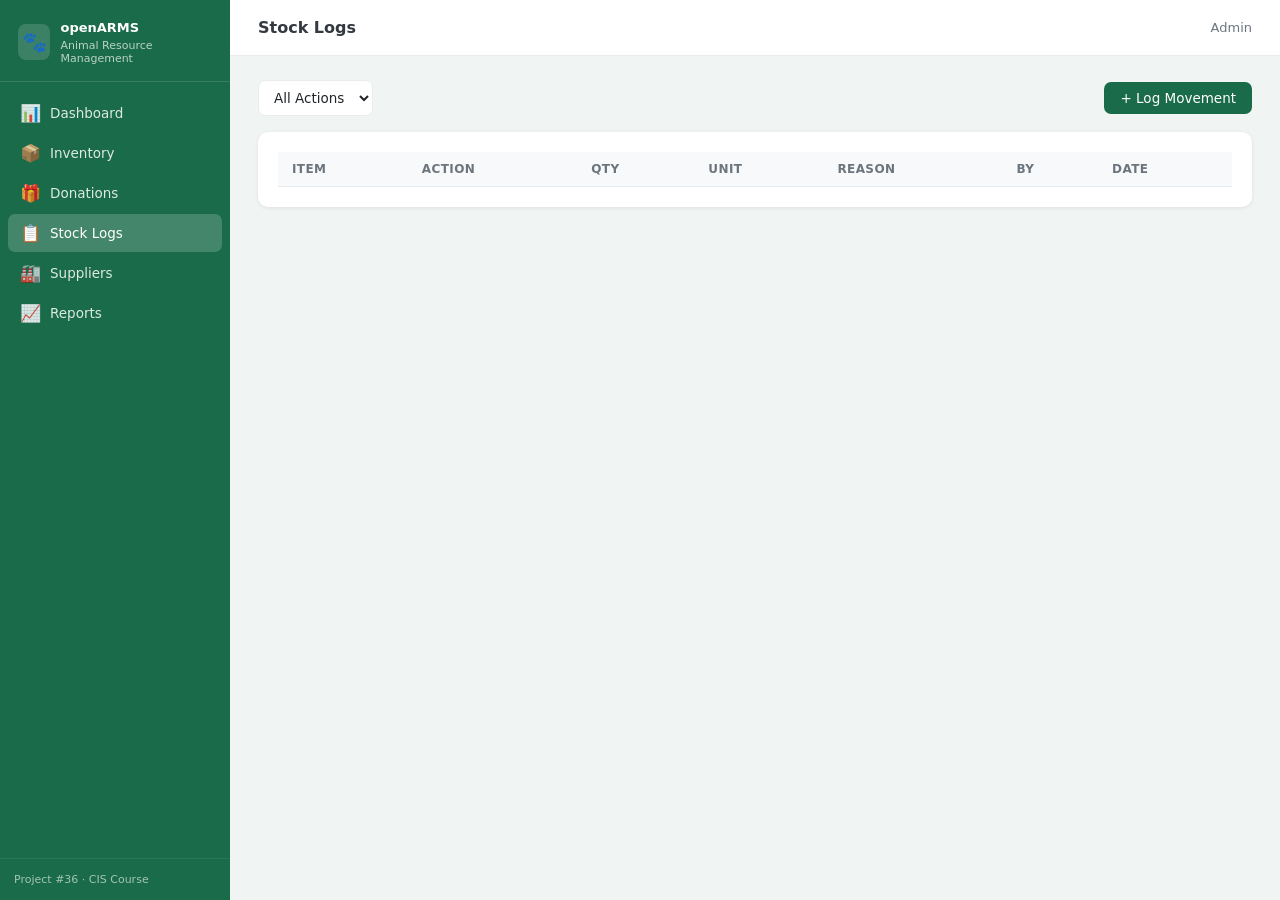
<file: log.html>
<!DOCTYPE html>
<html lang="en">
<head>
  <meta charset="UTF-8">
  <meta name="viewport" content="width=device-width, initial-scale=1.0">
  <title>Stock Logs</title>
  <style>
    :root {
      --primary: #1a6b4a;
      --primary-light: #e8f5ee;
      --primary-mid: #2d9166;
      --accent: #e67e22;
      --accent-light: #fef3e8;
      --danger: #c0392b;
      --danger-light: #fdecea;
      --warning: #d68910;
      --warning-light: #fef9e7;
      --gray-50: #f8f9fa;
      --gray-100: #f1f3f5;
      --gray-200: #e9ecef;
      --gray-400: #adb5bd;
      --gray-600: #6c757d;
      --gray-800: #343a40;
      --gray-900: #212529;
      --radius: 10px;
      --shadow: 0 1px 4px rgba(0,0,0,0.08);
      --shadow-md: 0 4px 16px rgba(0,0,0,0.1);
    }
    * { box-sizing: border-box; margin: 0; padding: 0; }
    body { font-family: 'Segoe UI', system-ui, sans-serif; background: #f0f4f2; color: var(--gray-900); min-height: 100vh; }
    .app { display: flex; min-height: 100vh; }
    .sidebar { width: 230px; background: var(--primary); color: #fff; display: flex; flex-direction: column; position: fixed; height: 100vh; z-index: 100; }
    .sidebar-brand { padding: 20px 18px 16px; border-bottom: 1px solid rgba(255,255,255,0.12); }
    .sidebar-brand .logo { display: flex; align-items: center; gap: 10px; }
    .sidebar-brand .logo-icon { width: 36px; height: 36px; background: rgba(255,255,255,0.15); border-radius: 8px; display: flex; align-items: center; justify-content: center; font-size: 20px; }
    .sidebar-brand h1 { font-size: 13px; font-weight: 600; line-height: 1.3; }
    .sidebar-brand p { font-size: 11px; opacity: 0.7; margin-top: 2px; }
    .sidebar-nav { flex: 1; padding: 12px 8px; overflow-y: auto; }
    .nav-item { display: flex; align-items: center; gap: 10px; padding: 9px 12px; border-radius: 7px; cursor: pointer; font-size: 13.5px; transition: background 0.15s; color: rgba(255,255,255,0.85); margin-bottom: 2px; }
    .nav-item:hover { background: rgba(255,255,255,0.1); color: #fff; }
    .nav-item.active { background: rgba(255,255,255,0.18); color: #fff; font-weight: 500; }
    .nav-item .nav-icon { font-size: 17px; width: 20px; text-align: center; }
    .sidebar-footer { padding: 14px; border-top: 1px solid rgba(255,255,255,0.12); font-size: 11px; opacity: 0.6; }
    .main { margin-left: 230px; flex: 1; display: flex; flex-direction: column; min-height: 100vh; }
    .topbar { background: #fff; padding: 0 28px; height: 56px; display: flex; align-items: center; justify-content: space-between; border-bottom: 1px solid var(--gray-200); position: sticky; top: 0; z-index: 50; }
    .topbar-title { font-size: 16px; font-weight: 600; color: var(--gray-800); }
    .topbar-right { display: flex; align-items: center; gap: 10px; }
    .content { padding: 24px 28px; flex: 1; }
    .card { background: #fff; border-radius: var(--radius); box-shadow: var(--shadow); padding: 20px; }
    .card-title { font-size: 14px; font-weight: 600; color: var(--gray-800); margin-bottom: 16px; display: flex; align-items: center; gap: 8px; }
    .table-wrap { overflow-x: auto; }
    table { width: 100%; border-collapse: collapse; font-size: 13.5px; }
    th { background: var(--gray-50); color: var(--gray-600); font-weight: 600; font-size: 12px; text-transform: uppercase; letter-spacing: 0.4px; padding: 10px 14px; text-align: left; border-bottom: 1px solid var(--gray-200); white-space: nowrap; }
    td { padding: 11px 14px; border-bottom: 1px solid var(--gray-100); vertical-align: middle; }
    tr:last-child td { border-bottom: none; }
    tr:hover td { background: var(--gray-50); }
    .badge { display: inline-block; padding: 3px 9px; border-radius: 12px; font-size: 11.5px; font-weight: 600; }
    .badge-in { background: #e3f4e8; color: #1e6b31; }
    .badge-out { background: var(--danger-light); color: var(--danger); }
    .toolbar { display: flex; align-items: center; gap: 10px; margin-bottom: 16px; flex-wrap: wrap; }
    .toolbar-left { flex: 1; display: flex; gap: 10px; flex-wrap: wrap; }
    select.filter-select { width: auto; padding: 8px 11px; border: 1px solid var(--gray-200); border-radius: 7px; font-size: 13.5px; font-family: inherit; }
    input, select, textarea { padding: 8px 11px; border: 1px solid var(--gray-200); border-radius: 7px; font-size: 13.5px; font-family: inherit; color: var(--gray-900); background: #fff; outline: none; transition: border-color 0.15s; }
    input:focus, select:focus, textarea:focus { border-color: var(--primary); box-shadow: 0 0 0 3px rgba(26,107,74,0.08); }
    .btn { padding: 8px 16px; border-radius: 7px; border: none; cursor: pointer; font-size: 13.5px; font-weight: 500; font-family: inherit; transition: all 0.15s; display: inline-flex; align-items: center; gap: 6px; }
    .btn-primary { background: var(--primary); color: #fff; }
    .btn-primary:hover { background: #165a3d; }
    .btn-secondary { background: var(--gray-100); color: var(--gray-800); }
    .btn-secondary:hover { background: var(--gray-200); }
    .modal-overlay { display: none; position: fixed; inset: 0; background: rgba(0,0,0,0.4); z-index: 200; align-items: center; justify-content: center; }
    .modal-overlay.open { display: flex; }
    .modal { background: #fff; border-radius: 12px; box-shadow: var(--shadow-md); padding: 24px; width: 520px; max-width: 95vw; max-height: 90vh; overflow-y: auto; }
    .modal-header { display: flex; align-items: center; justify-content: space-between; margin-bottom: 20px; }
    .modal-title { font-size: 16px; font-weight: 600; }
    .modal-close { background: none; border: none; font-size: 20px; cursor: pointer; color: var(--gray-600); line-height: 1; padding: 0; }
    .modal-close:hover { color: var(--gray-900); }
    .form-grid { display: grid; grid-template-columns: 1fr 1fr; gap: 14px; }
    .form-group { display: flex; flex-direction: column; gap: 5px; }
    .form-group.full { grid-column: 1 / -1; }
    label { font-size: 12.5px; font-weight: 500; color: var(--gray-600); }
    textarea { resize: vertical; min-height: 72px; width: 100%; }
    .modal-footer { display: flex; justify-content: flex-end; gap: 10px; margin-top: 20px; }
    .empty-state { text-align: center; padding: 40px 20px; color: var(--gray-600); }
    .empty-state .empty-icon { font-size: 40px; margin-bottom: 10px; }
    #toast { position: fixed; bottom: 24px; right: 24px; background: var(--gray-900); color: #fff; padding: 12px 18px; border-radius: 8px; font-size: 13.5px; z-index: 999; transform: translateY(80px); opacity: 0; transition: all 0.25s; }
    #toast.show { transform: translateY(0); opacity: 1; }
    #toast.success { background: var(--primary); }
    #toast.error { background: var(--danger); }
    @media (max-width: 900px) {
      .sidebar { width: 58px; }
      .sidebar .nav-item span, .sidebar-brand h1, .sidebar-brand p, .sidebar-footer { display: none; }
      .main { margin-left: 58px; }
    }
  </style>
</head>
<body>

<div class="app">
  <div id="sidebar-container"></div>
  <main class="main">
    <div class="topbar">
      <div class="topbar-title">Stock Logs</div>
      <div class="topbar-right">
        <span style="font-size:13px;color:var(--gray-600);">Admin</span>
      </div>
    </div>

    <div class="content">
      <div class="toolbar">
        <div class="toolbar-left">
          <select class="filter-select" id="log-action-filter" onchange="filterLogs()">
            <option value="">All Actions</option>
            <option value="IN">Stock In</option>
            <option value="OUT">Stock Out</option>
          </select>
        </div>
        <button class="btn btn-primary" onclick="openAddLog()">+ Log Movement</button>
      </div>
      <div class="card">
        <div class="table-wrap">
          <table>
            <thead>
              <tr><th>Item</th><th>Action</th><th>Qty</th><th>Unit</th><th>Reason</th><th>By</th><th>Date</th></tr>
            </thead>
            <tbody id="log-tbody"></tbody>
          </table>
        </div>
      </div>
    </div>
  </main>
</div>

<!-- Log Movement Modal -->
<div class="modal-overlay" id="modal-log">
  <div class="modal">
    <div class="modal-header">
      <h2 class="modal-title">Log Stock Movement</h2>
      <button class="modal-close" onclick="closeModal('modal-log')">×</button>
    </div>
    <div class="form-grid">
      <div class="form-group full"><label>Item *</label>
        <select id="log-item"><option value="">Select item...</option></select>
      </div>
      <div class="form-group"><label>Action *</label>
        <select id="log-action">
          <option value="IN">Stock In</option>
          <option value="OUT">Stock Out</option>
        </select>
      </div>
      <div class="form-group"><label>Quantity *</label><input type="number" id="log-qty" min="0.1" step="0.1" placeholder="0"></div>
      <div class="form-group full"><label>Reason</label><input type="text" id="log-reason" placeholder="e.g. Daily feeding, Donation, Restocked..."></div>
      <div class="form-group full"><label>Performed By</label><input type="text" id="log-by" placeholder="Staff name"></div>
    </div>
    <div class="modal-footer">
      <button class="btn btn-secondary" onclick="closeModal('modal-log')">Cancel</button>
      <button class="btn btn-primary" onclick="saveLog()">Log Movement</button>
    </div>
  </div>
</div>

<div id="toast"></div>

<script>
const API = 'http://localhost:5000/api';
let allLogs = [], allItems = [];

fetch('sidebar.html')
  .then(r => r.text())
  .then(html => {
    document.getElementById('sidebar-container').innerHTML = html;
    document.querySelectorAll('.nav-item')[3].classList.add('active');
  });

function toast(msg, type='success') {
  const t = document.getElementById('toast');
  t.textContent = msg;
  t.className = 'show ' + type;
  setTimeout(() => t.className = '', 2500);
}

function fmt(d) {
  if (!d) return '—';
  return new Date(d).toLocaleDateString('en-PH', {month:'short',day:'numeric',year:'numeric'});
}

async function api(path, method='GET', body=null) {
  const opts = { method, headers: {'Content-Type':'application/json'} };
  if (body) opts.body = JSON.stringify(body);
  const r = await fetch(API + path, opts);
  return r.json();
}

async function loadLogs() {
  [allLogs, allItems] = await Promise.all([api('/logs'), api('/items')]);
  renderLogs(allLogs);
}

function renderLogs(rows) {
  document.getElementById('log-tbody').innerHTML = rows.length ? rows.map(l => `
    <tr>
      <td><strong>${l.item_name}</strong></td>
      <td><span class="badge badge-${l.action.toLowerCase()}">${l.action === 'IN' ? '↓ Stock In' : '↑ Stock Out'}</span></td>
      <td>${l.quantity}</td>
      <td style="font-size:12.5px;color:var(--gray-600)">${l.unit}</td>
      <td style="font-size:12.5px">${l.reason || '—'}</td>
      <td style="font-size:12.5px;color:var(--gray-600)">${l.performed_by || '—'}</td>
      <td style="font-size:12.5px;color:var(--gray-600)">${fmt(l.logged_at)}</td>
    </tr>
  `).join('') : '<tr><td colspan="7"><div class="empty-state"><div class="empty-icon">📋</div><p>No logs yet</p></div></td></tr>';
}

function filterLogs() {
  const act = document.getElementById('log-action-filter').value;
  renderLogs(allLogs.filter(l => !act || l.action === act));
}

function openAddLog() {
  document.getElementById('log-qty').value = '';
  document.getElementById('log-reason').value = '';
  document.getElementById('log-by').value = '';
  document.getElementById('log-item').innerHTML = '<option value="">Select item...</option>' +
    allItems.map(i => `<option value="${i.item_id}">${i.name}</option>`).join('');
  document.getElementById('modal-log').classList.add('open');
}

async function saveLog() {
  const data = {
    item_id: document.getElementById('log-item').value,
    action: document.getElementById('log-action').value,
    quantity: parseFloat(document.getElementById('log-qty').value),
    reason: document.getElementById('log-reason').value,
    performed_by: document.getElementById('log-by').value
  };
  if (!data.item_id || !data.quantity) return toast('Fill required fields', 'error');
  await api('/logs', 'POST', data);
  closeModal('modal-log');
  toast('Movement logged');
  loadLogs();
}

function closeModal(id) {
  document.getElementById(id).classList.remove('open');
}

document.querySelectorAll('.modal-overlay').forEach(m => {
  m.addEventListener('click', e => { if (e.target === m) m.classList.remove('open'); });
});

loadLogs();
</script>
</body>
</html>
</file>
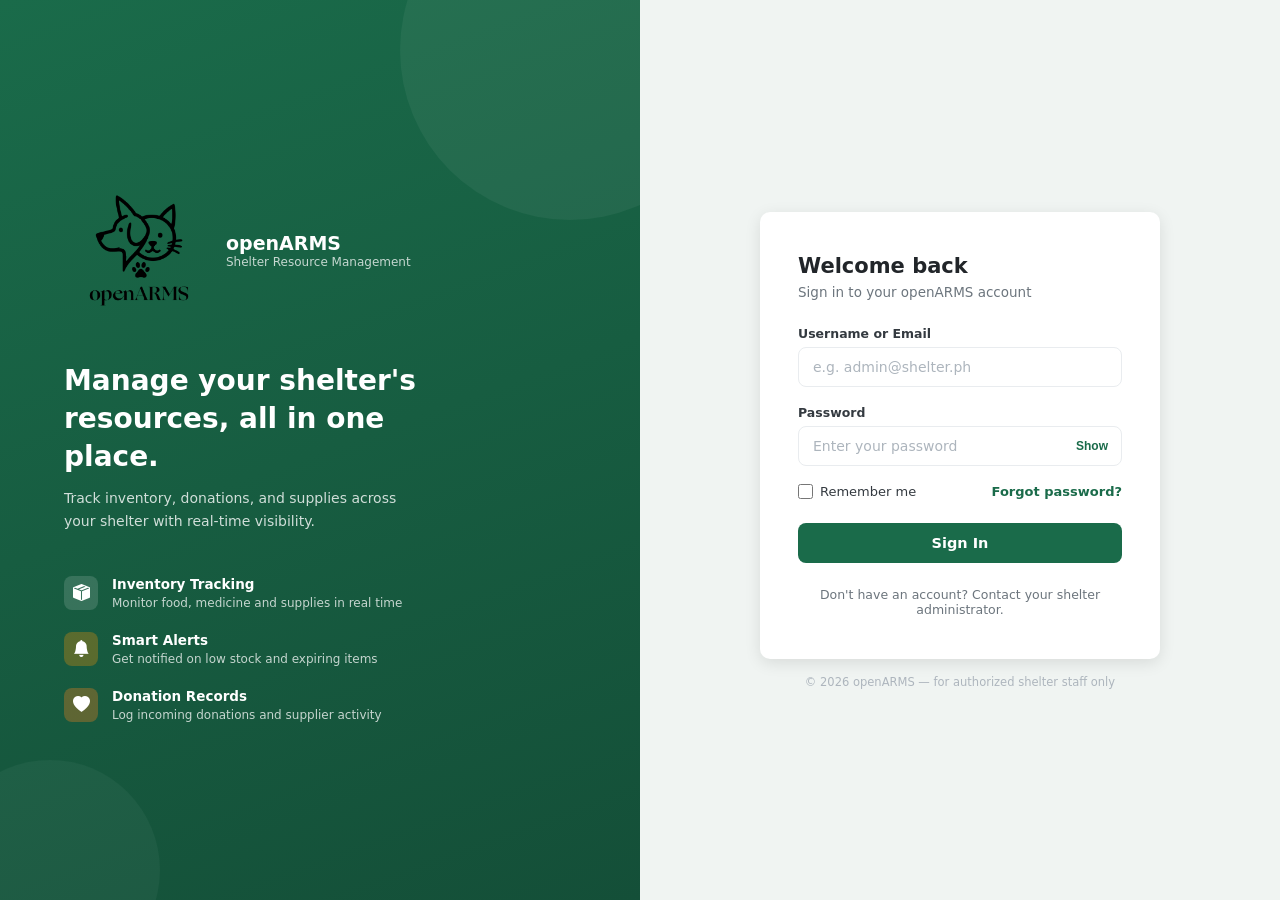
<file: login.html>
<!DOCTYPE html>
<html lang="en">
<head>
  <meta charset="UTF-8">
  <meta name="viewport" content="width=device-width, initial-scale=1.0">
  <title>Login</title>
  <link rel="icon" type="image/svg+xml" href="openARMS.svg">
  <link rel="stylesheet" href="https://cdn.jsdelivr.net/npm/bootstrap-icons@1.11.3/font/bootstrap-icons.css">
  <style>
    :root {
      --primary: #1a6b4a;
      --primary-light: #e8f5ee;
      --primary-mid: #2d9166;
      --accent: #e67e22;
      --accent-light: #fef3e8;
      --danger: #c0392b;
      --danger-light: #fdecea;
      --warning: #d68910;
      --warning-light: #fef9e7;
      --gray-50: #f8f9fa;
      --gray-100: #f1f3f5;
      --gray-200: #e9ecef;
      --gray-400: #adb5bd;
      --gray-600: #6c757d;
      --gray-800: #343a40;
      --gray-900: #212529;
      --radius: 10px;
      --shadow: 0 1px 4px rgba(0,0,0,0.08);
      --shadow-md: 0 4px 16px rgba(0,0,0,0.1);
    }
    * { box-sizing: border-box; margin: 0; padding: 0; }
    body { font-family: 'Segoe UI', system-ui, sans-serif; color: var(--gray-900); min-height: 100vh; }

    .login-wrap { min-height: 100vh; display: grid; grid-template-columns: 1fr 1fr; }

    /* Branding side */
    .login-brand { background: linear-gradient(160deg, var(--primary) 0%, #144f38 100%); color: #fff; display: flex; flex-direction: column; justify-content: center; padding: 60px 64px; position: relative; overflow: hidden; }
    .login-brand::before { content: ''; position: absolute; width: 340px; height: 340px; border-radius: 50%; background: rgba(255,255,255,0.05); top: -120px; right: -100px; }
    .login-brand::after { content: ''; position: absolute; width: 220px; height: 220px; border-radius: 50%; background: rgba(255,255,255,0.04); bottom: -80px; left: -60px; }
    .brand-logo { display: flex; align-items: center; gap: 12px; position: relative; z-index: 1; margin-bottom: 36px; }
    .brand-logo .logo-icon { width: 150px; height: 150px; display: flex; align-items: center; justify-content: center; }
    .brand-logo .logo-icon img { width: 100%; height: 100%; display: block; }
    .brand-logo h1 { font-size: 19px; font-weight: 700; }
    .brand-logo p { font-size: 12px; opacity: 0.75; margin-top: 1px; }
    .login-brand h2 { font-size: 28px; font-weight: 700; line-height: 1.35; max-width: 380px; position: relative; z-index: 1; }
    .login-brand > p.tagline { font-size: 14px; opacity: 0.8; margin-top: 12px; max-width: 360px; line-height: 1.6; position: relative; z-index: 1; }
    .brand-features { margin-top: 44px; display: flex; flex-direction: column; gap: 20px; position: relative; z-index: 1; }
    .feature-item { display: flex; gap: 14px; align-items: flex-start; }
    .feature-icon { width: 34px; height: 34px; border-radius: 8px; display: flex; align-items: center; justify-content: center; font-size: 17px; flex-shrink: 0; background: rgba(255,255,255,0.14); }
    .feature-icon.accent { background: rgba(230,126,34,0.35); }
    .feature-icon.warning { background: rgba(214,137,16,0.35); }
    .feature-text strong { display: block; font-size: 13.5px; font-weight: 600; }
    .feature-text span { font-size: 12px; opacity: 0.75; line-height: 1.5; }

    /* Form side */
    .login-form-side { background: #f0f4f2; display: flex; flex-direction: column; align-items: center; justify-content: center; padding: 40px 24px; gap: 16px; }
    .login-card { background: #fff; border-radius: var(--radius); box-shadow: var(--shadow-md); padding: 42px 38px; width: 100%; max-width: 400px; }
    .login-card h2 { font-size: 21px; font-weight: 700; color: var(--gray-900); margin-bottom: 6px; }
    .login-card .subtitle { font-size: 13.5px; color: var(--gray-600); margin-bottom: 26px; }

    .error-banner { display: none; align-items: center; gap: 8px; background: var(--danger-light); color: var(--danger); padding: 10px 14px; border-radius: 8px; font-size: 13px; margin-bottom: 18px; }
    .error-banner.show { display: flex; }
    .error-banner i { font-size: 15px; flex-shrink: 0; }

    .form-group { margin-bottom: 18px; }
    .form-group label { display: block; font-size: 12.5px; font-weight: 600; color: var(--gray-800); margin-bottom: 6px; }
    .input-wrap { position: relative; }
    .form-group input { width: 100%; padding: 11px 14px; border: 1.5px solid var(--gray-200); border-radius: 8px; font-size: 14px; font-family: inherit; color: var(--gray-900); transition: border-color 0.15s, box-shadow 0.15s; }
    .input-wrap input { padding-right: 56px; }
    .form-group input:focus { outline: none; border-color: var(--primary-mid); box-shadow: 0 0 0 3px var(--primary-light); }
    .form-group input::placeholder { color: var(--gray-400); }

    .toggle-password { position: absolute; right: 6px; top: 50%; transform: translateY(-50%); background: none; border: none; color: var(--primary); font-size: 12px; font-weight: 600; cursor: pointer; padding: 6px 8px; }
    .toggle-password:hover { color: var(--primary-mid); }

    .form-row { display: flex; align-items: center; justify-content: space-between; margin-bottom: 24px; font-size: 13px; }
    .remember { display: flex; align-items: center; gap: 7px; color: var(--gray-800); cursor: pointer; }
    .remember input { width: 15px; height: 15px; accent-color: var(--primary); cursor: pointer; }
    .forgot-link { color: var(--primary); text-decoration: none; font-weight: 600; }
    .forgot-link:hover { text-decoration: underline; }

    .btn-login { width: 100%; padding: 12px; background: var(--primary); color: #fff; border: none; border-radius: 8px; font-size: 14.5px; font-weight: 600; font-family: inherit; cursor: pointer; transition: background 0.15s; }
    .btn-login:hover:not(:disabled) { background: var(--primary-mid); }
    .btn-login:disabled { opacity: 0.65; cursor: not-allowed; }

    .divider-note { text-align: center; font-size: 12.5px; color: var(--gray-600); margin-top: 24px; }
    .footer-note { text-align: center; font-size: 11.5px; color: var(--gray-400); }

    #toast { position: fixed; bottom: 24px; right: 24px; background: var(--gray-900); color: #fff; padding: 12px 18px; border-radius: 8px; font-size: 13.5px; z-index: 999; transform: translateY(80px); opacity: 0; transition: all 0.25s; pointer-events: none; }
    #toast.show { transform: translateY(0); opacity: 1; }
    #toast.success { background: var(--primary); }
    #toast.error { background: var(--danger); }

    @media (max-width: 900px) {
      .login-wrap { grid-template-columns: 1fr; }
      .login-brand { display: none; }
      .login-form-side { padding: 24px 18px; }
    }
    @media (prefers-reduced-motion: reduce) {
      * { transition: none !important; }
    }
  </style>
</head>
<body>

<div class="login-wrap">
  <div class="login-brand">
    <div class="brand-logo">
      <div class="logo-icon"><img src="openARMS.png" alt="openARMS logo"></div>
      <div>
        <h1>openARMS</h1>
        <p>Shelter Resource Management</p>
      </div>
    </div>
    <h2>Manage your shelter's resources, all in one place.</h2>
    <p class="tagline">Track inventory, donations, and supplies across your shelter with real-time visibility.</p>

    <div class="brand-features">
      <div class="feature-item">
        <div class="feature-icon"><i class="bi bi-box-seam-fill"></i></div>
        <div class="feature-text">
          <strong>Inventory Tracking</strong>
          <span>Monitor food, medicine and supplies in real time</span>
        </div>
      </div>
      <div class="feature-item">
        <div class="feature-icon warning"><i class="bi bi-bell-fill"></i></div>
        <div class="feature-text">
          <strong>Smart Alerts</strong>
          <span>Get notified on low stock and expiring items</span>
        </div>
      </div>
      <div class="feature-item">
        <div class="feature-icon accent"><i class="bi bi-heart-fill"></i></div>
        <div class="feature-text">
          <strong>Donation Records</strong>
          <span>Log incoming donations and supplier activity</span>
        </div>
      </div>
    </div>
  </div>

  <div class="login-form-side">
    <div class="login-card">
      <h2>Welcome back</h2>
      <p class="subtitle">Sign in to your openARMS account</p>

      <div class="error-banner" id="error-banner">
        <i class="bi bi-exclamation-triangle-fill"></i>
        <span id="error-text"></span>
      </div>

      <form id="login-form" novalidate>
        <div class="form-group">
          <label for="username">Username or Email</label>
          <input type="text" id="username" name="username" autocomplete="username" placeholder="e.g. admin@shelter.ph" required>
        </div>

        <div class="form-group">
          <label for="password">Password</label>
          <div class="input-wrap">
            <input type="password" id="password" name="password" autocomplete="current-password" placeholder="Enter your password" required>
            <button type="button" class="toggle-password" id="toggle-password">Show</button>
          </div>
        </div>

        <div class="form-row">
          <label class="remember">
            <input type="checkbox" id="remember">
            Remember me
          </label>
          <a href="#" class="forgot-link">Forgot password?</a>
        </div>

        <button type="submit" class="btn-login" id="login-btn">Sign In</button>
      </form>

      <p class="divider-note">Don't have an account? Contact your shelter administrator.</p>
    </div>
    <p class="footer-note">© 2026 openARMS — for authorized shelter staff only</p>
  </div>
</div>

<div id="toast"></div>

<script>
const API = 'http://localhost:5000/api';

function toast(msg, type = 'success') {
  const t = document.getElementById('toast');
  t.textContent = msg;
  t.className = 'show ' + type;
  setTimeout(() => t.className = '', 2500);
}

function showError(msg) {
  document.getElementById('error-text').textContent = msg;
  document.getElementById('error-banner').classList.add('show');
}

function hideError() {
  document.getElementById('error-banner').classList.remove('show');
}


document.getElementById('toggle-password').addEventListener('click', () => {
  const pw = document.getElementById('password');
  const btn = document.getElementById('toggle-password');
  const isHidden = pw.type === 'password';
  pw.type = isHidden ? 'text' : 'password';
  btn.textContent = isHidden ? 'Hide' : 'Show';
});


if (localStorage.getItem('asrms_user') || sessionStorage.getItem('asrms_user')) {
  window.location.href = 'dashboard.html';
}

document.getElementById('login-form').addEventListener('submit', async (e) => {
  e.preventDefault();
  hideError();

  const username = document.getElementById('username').value.trim();
  const password = document.getElementById('password').value;
  const remember = document.getElementById('remember').checked;
  const btn = document.getElementById('login-btn');

  if (!username || !password) {
    showError('Enter your username and password.');
    return;
  }

  btn.disabled = true;
  btn.textContent = 'Signing in...';

  try {
    // NOTE: adjust the endpoint path / field names below to match
    // your actual PHP login script if they differ.
    const res = await fetch(API + '/login', {
      method: 'POST',
      headers: { 'Content-Type': 'application/json' },
      body: JSON.stringify({ username, password })
    });
    const data = await res.json();

    if (!res.ok || data.error) {
      showError(data.error || 'Incorrect username or password.');
      btn.disabled = false;
      btn.textContent = 'Sign In';
      return;
    }

    const storage = remember ? localStorage : sessionStorage;
    storage.setItem('asrms_user', JSON.stringify(data.user || { username }));
    if (data.token) storage.setItem('asrms_token', data.token);

    toast('Signed in — redirecting...');
    setTimeout(() => { window.location.href = 'dashboard.html'; }, 600);

  } catch (err) {
    showError('Couldn\'t reach the server. Try again.');
    btn.disabled = false;
    btn.textContent = 'Sign In';
  }
});
</script>
</body>
</html>
</file>
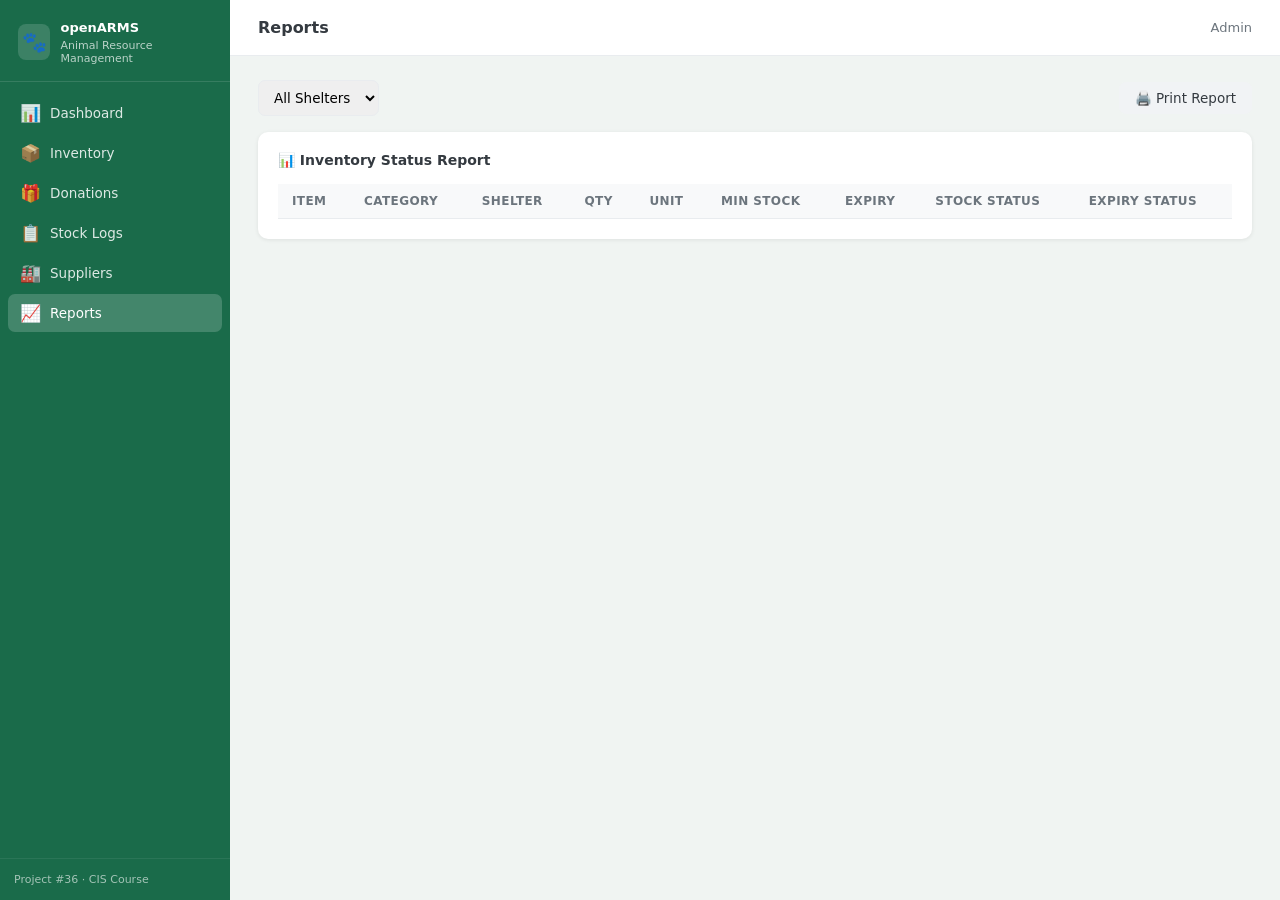
<file: report.html>
<!DOCTYPE html>
<html lang="en">
<head>
  <meta charset="UTF-8">
  <meta name="viewport" content="width=device-width, initial-scale=1.0">
  <title>Reports</title>
  <style>
    :root {
      --primary: #1a6b4a;
      --primary-light: #e8f5ee;
      --primary-mid: #2d9166;
      --accent: #e67e22;
      --accent-light: #fef3e8;
      --danger: #c0392b;
      --danger-light: #fdecea;
      --warning: #d68910;
      --warning-light: #fef9e7;
      --gray-50: #f8f9fa;
      --gray-100: #f1f3f5;
      --gray-200: #e9ecef;
      --gray-400: #adb5bd;
      --gray-600: #6c757d;
      --gray-800: #343a40;
      --gray-900: #212529;
      --radius: 10px;
      --shadow: 0 1px 4px rgba(0,0,0,0.08);
      --shadow-md: 0 4px 16px rgba(0,0,0,0.1);
    }
    * { box-sizing: border-box; margin: 0; padding: 0; }
    body { font-family: 'Segoe UI', system-ui, sans-serif; background: #f0f4f2; color: var(--gray-900); min-height: 100vh; }
    .app { display: flex; min-height: 100vh; }
    .sidebar { width: 230px; background: var(--primary); color: #fff; display: flex; flex-direction: column; position: fixed; height: 100vh; z-index: 100; }
    .sidebar-brand { padding: 20px 18px 16px; border-bottom: 1px solid rgba(255,255,255,0.12); }
    .sidebar-brand .logo { display: flex; align-items: center; gap: 10px; }
    .sidebar-brand .logo-icon { width: 36px; height: 36px; background: rgba(255,255,255,0.15); border-radius: 8px; display: flex; align-items: center; justify-content: center; font-size: 20px; }
    .sidebar-brand h1 { font-size: 13px; font-weight: 600; line-height: 1.3; }
    .sidebar-brand p { font-size: 11px; opacity: 0.7; margin-top: 2px; }
    .sidebar-nav { flex: 1; padding: 12px 8px; overflow-y: auto; }
    .nav-item { display: flex; align-items: center; gap: 10px; padding: 9px 12px; border-radius: 7px; cursor: pointer; font-size: 13.5px; transition: background 0.15s; color: rgba(255,255,255,0.85); margin-bottom: 2px; }
    .nav-item:hover { background: rgba(255,255,255,0.1); color: #fff; }
    .nav-item.active { background: rgba(255,255,255,0.18); color: #fff; font-weight: 500; }
    .nav-item .nav-icon { font-size: 17px; width: 20px; text-align: center; }
    .sidebar-footer { padding: 14px; border-top: 1px solid rgba(255,255,255,0.12); font-size: 11px; opacity: 0.6; }
    .main { margin-left: 230px; flex: 1; display: flex; flex-direction: column; min-height: 100vh; }
    .topbar { background: #fff; padding: 0 28px; height: 56px; display: flex; align-items: center; justify-content: space-between; border-bottom: 1px solid var(--gray-200); position: sticky; top: 0; z-index: 50; }
    .topbar-title { font-size: 16px; font-weight: 600; color: var(--gray-800); }
    .topbar-right { display: flex; align-items: center; gap: 10px; }
    .content { padding: 24px 28px; flex: 1; }
    .card { background: #fff; border-radius: var(--radius); box-shadow: var(--shadow); padding: 20px; }
    .card-title { font-size: 14px; font-weight: 600; color: var(--gray-800); margin-bottom: 16px; display: flex; align-items: center; gap: 8px; }
    .table-wrap { overflow-x: auto; }
    table { width: 100%; border-collapse: collapse; font-size: 13.5px; }
    th { background: var(--gray-50); color: var(--gray-600); font-weight: 600; font-size: 12px; text-transform: uppercase; letter-spacing: 0.4px; padding: 10px 14px; text-align: left; border-bottom: 1px solid var(--gray-200); white-space: nowrap; }
    td { padding: 11px 14px; border-bottom: 1px solid var(--gray-100); vertical-align: middle; }
    tr:last-child td { border-bottom: none; }
    tr:hover td { background: var(--gray-50); }
    .badge { display: inline-block; padding: 3px 9px; border-radius: 12px; font-size: 11.5px; font-weight: 600; }
    .badge-food { background: #e3f4e8; color: #1e6b31; }
    .badge-medicine { background: #eae3f4; color: #4a1e6b; }
    .badge-supplies { background: #e3eef4; color: #1e4a6b; }
    .badge-ok { background: var(--primary-light); color: var(--primary); }
    .badge-low { background: var(--warning-light); color: var(--warning); }
    .badge-expired { background: var(--danger-light); color: var(--danger); }
    .badge-expiring { background: var(--warning-light); color: var(--warning); }
    .toolbar { display: flex; align-items: center; gap: 10px; margin-bottom: 16px; flex-wrap: wrap; }
    .toolbar-left { flex: 1; display: flex; gap: 10px; flex-wrap: wrap; }
    select.filter-select { width: auto; padding: 8px 11px; border: 1px solid var(--gray-200); border-radius: 7px; font-size: 13.5px; font-family: inherit; }
    .btn { padding: 8px 16px; border-radius: 7px; border: none; cursor: pointer; font-size: 13.5px; font-weight: 500; font-family: inherit; transition: all 0.15s; display: inline-flex; align-items: center; gap: 6px; }
    .btn-primary { background: var(--primary); color: #fff; }
    .btn-primary:hover { background: #165a3d; }
    .btn-secondary { background: var(--gray-100); color: var(--gray-800); }
    .btn-secondary:hover { background: var(--gray-200); }
    .empty-state { text-align: center; padding: 40px 20px; color: var(--gray-600); }
    .empty-state .empty-icon { font-size: 40px; margin-bottom: 10px; }
    #toast { position: fixed; bottom: 24px; right: 24px; background: var(--gray-900); color: #fff; padding: 12px 18px; border-radius: 8px; font-size: 13.5px; z-index: 999; transform: translateY(80px); opacity: 0; transition: all 0.25s; }
    #toast.show { transform: translateY(0); opacity: 1; }
    #toast.success { background: var(--primary); }
    @media (max-width: 900px) {
      .sidebar { width: 58px; }
      .sidebar .nav-item span, .sidebar-brand h1, .sidebar-brand p, .sidebar-footer { display: none; }
      .main { margin-left: 58px; }
    }
    @media print {
      .topbar, .toolbar, button { display: none; }
      .card { box-shadow: none; border: 1px solid #ddd; }
    }
  </style>
</head>
<body>

<div class="app">
  <div id="sidebar-container"></div>
  <main class="main">
    <div class="topbar">
      <div class="topbar-title">Reports</div>
      <div class="topbar-right">
        <span style="font-size:13px;color:var(--gray-600);">Admin </span>
      </div>
    </div>

    <div class="content">
      <div class="toolbar">
        <div class="toolbar-left">
          <select class="filter-select" id="rpt-shelter" onchange="loadReport()">
            <option value="">All Shelters</option>
          </select>
        </div>
        <button class="btn btn-secondary" onclick="printReport()">🖨️ Print Report</button>
      </div>
      <div class="card" id="report-card">
        <div class="card-title">📊 Inventory Status Report</div>
        <div class="table-wrap">
          <table>
            <thead>
              <tr><th>Item</th><th>Category</th><th>Shelter</th><th>Qty</th><th>Unit</th><th>Min Stock</th><th>Expiry</th><th>Stock Status</th><th>Expiry Status</th></tr>
            </thead>
            <tbody id="rpt-tbody"></tbody>
          </table>
        </div>
      </div>
    </div>
  </main>
</div>

<div id="toast"></div>

<script>
const API = 'http://localhost:5000/api';
let allShelters = [];

fetch('sidebar.html')
  .then(r => r.text())
  .then(html => {
    document.getElementById('sidebar-container').innerHTML = html;
    document.querySelectorAll('.nav-item')[5].classList.add('active');
  });

function fmt(d) {
  if (!d) return '—';
  return new Date(d).toLocaleDateString('en-PH', {month:'short',day:'numeric',year:'numeric'});
}

async function api(path, method='GET', body=null) {
  const opts = { method, headers: {'Content-Type':'application/json'} };
  if (body) opts.body = JSON.stringify(body);
  const r = await fetch(API + path, opts);
  return r.json();
}

async function loadReport() {
  if (!allShelters.length) allShelters = await api('/shelters');
  populateShelterFilters();
  const shel = document.getElementById('rpt-shelter').value;
  const rows = await api('/reports/inventory' + (shel ? '?shelter_id='+shel : ''));
  document.getElementById('rpt-tbody').innerHTML = rows.length ? rows.map(r => `
    <tr>
      <td><strong>${r.name}</strong></td>
      <td><span class="badge badge-${r.category.toLowerCase()}">${r.category}</span></td>
      <td style="font-size:13px;color:var(--gray-600)">${r.shelter_name || '—'}</td>
      <td><strong>${r.quantity}</strong></td>
      <td style="font-size:12.5px">${r.unit}</td>
      <td style="font-size:12.5px;color:var(--gray-600)">${r.min_stock}</td>
      <td style="font-size:12.5px">${r.expiry_date ? fmt(r.expiry_date) : '—'}</td>
      <td>${r.stock_status === 'Low' ? '<span class="badge badge-low">Low</span>' : '<span class="badge badge-ok">OK</span>'}</td>
      <td>${r.expiry_status === 'Expired' ? '<span class="badge badge-expired">Expired</span>' : r.expiry_status === 'Expiring Soon' ? '<span class="badge badge-expiring">Soon</span>' : '<span class="badge badge-ok">Good</span>'}</td>
    </tr>
  `).join('') : '<tr><td colspan="9"><div class="empty-state"><div class="empty-icon">📊</div><p>No data</p></div></td></tr>';
}

function populateShelterFilters() {
  const el = document.getElementById('rpt-shelter');
  if (!el) return;
  el.innerHTML = '<option value="">All Shelters</option>' +
    allShelters.map(s => `<option value="${s.shelter_id}">${s.name}</option>`).join('');
}

function printReport() {
  window.print();
}

loadReport();
</script>
</body>
</html>
</file>
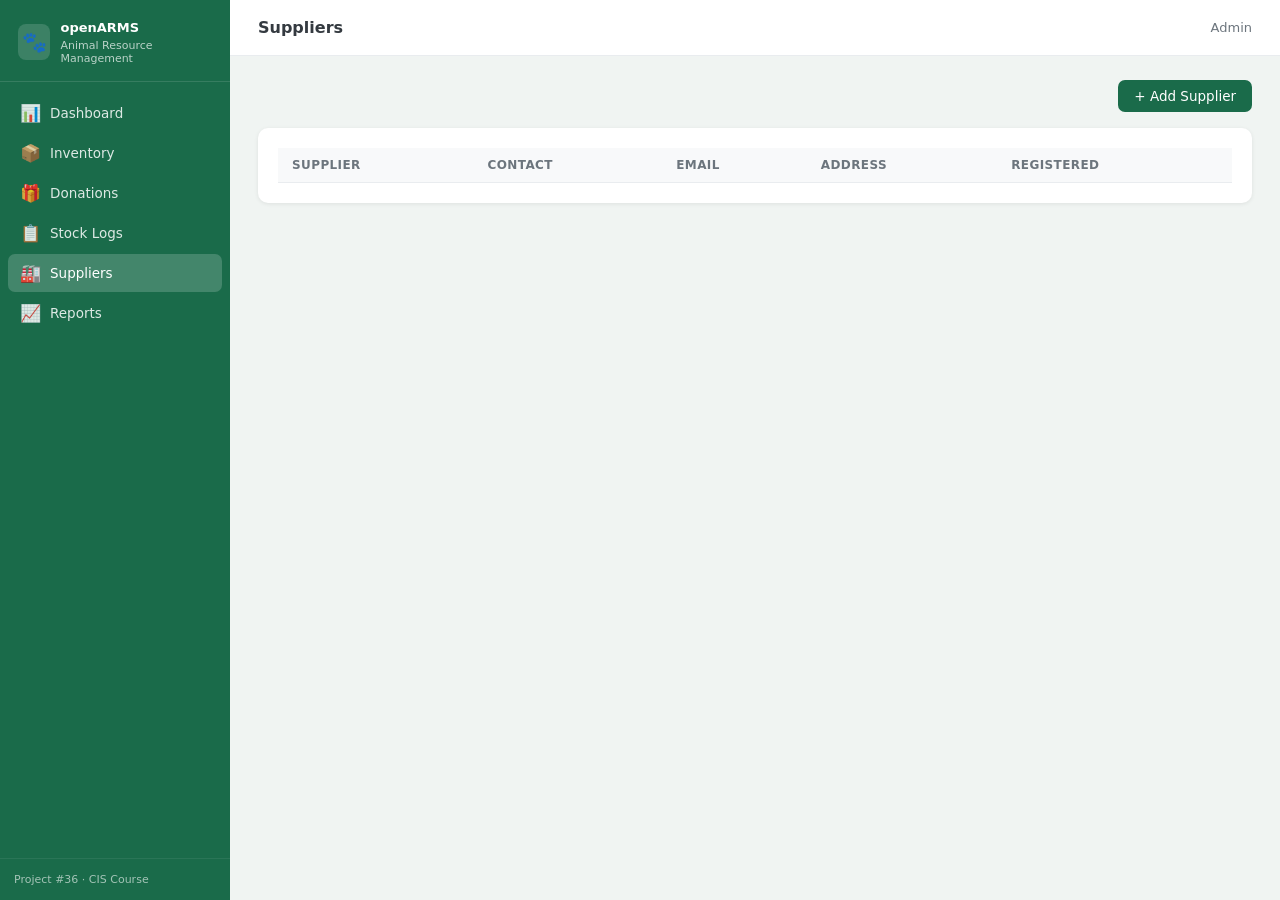
<file: supplier.html>
<!DOCTYPE html>
<html lang="en">
<head>
  <meta charset="UTF-8">
  <meta name="viewport" content="width=device-width, initial-scale=1.0">
  <title>Suppliers</title>
  <style>
    :root {
      --primary: #1a6b4a;
      --primary-light: #e8f5ee;
      --primary-mid: #2d9166;
      --accent: #e67e22;
      --accent-light: #fef3e8;
      --danger: #c0392b;
      --danger-light: #fdecea;
      --warning: #d68910;
      --warning-light: #fef9e7;
      --gray-50: #f8f9fa;
      --gray-100: #f1f3f5;
      --gray-200: #e9ecef;
      --gray-400: #adb5bd;
      --gray-600: #6c757d;
      --gray-800: #343a40;
      --gray-900: #212529;
      --radius: 10px;
      --shadow: 0 1px 4px rgba(0,0,0,0.08);
      --shadow-md: 0 4px 16px rgba(0,0,0,0.1);
    }
    * { box-sizing: border-box; margin: 0; padding: 0; }
    body { font-family: 'Segoe UI', system-ui, sans-serif; background: #f0f4f2; color: var(--gray-900); min-height: 100vh; }
    .app { display: flex; min-height: 100vh; }
    .sidebar { width: 230px; background: var(--primary); color: #fff; display: flex; flex-direction: column; position: fixed; height: 100vh; z-index: 100; }
    .sidebar-brand { padding: 20px 18px 16px; border-bottom: 1px solid rgba(255,255,255,0.12); }
    .sidebar-brand .logo { display: flex; align-items: center; gap: 10px; }
    .sidebar-brand .logo-icon { width: 36px; height: 36px; background: rgba(255,255,255,0.15); border-radius: 8px; display: flex; align-items: center; justify-content: center; font-size: 20px; }
    .sidebar-brand h1 { font-size: 13px; font-weight: 600; line-height: 1.3; }
    .sidebar-brand p { font-size: 11px; opacity: 0.7; margin-top: 2px; }
    .sidebar-nav { flex: 1; padding: 12px 8px; overflow-y: auto; }
    .nav-item { display: flex; align-items: center; gap: 10px; padding: 9px 12px; border-radius: 7px; cursor: pointer; font-size: 13.5px; transition: background 0.15s; color: rgba(255,255,255,0.85); margin-bottom: 2px; }
    .nav-item:hover { background: rgba(255,255,255,0.1); color: #fff; }
    .nav-item.active { background: rgba(255,255,255,0.18); color: #fff; font-weight: 500; }
    .nav-item .nav-icon { font-size: 17px; width: 20px; text-align: center; }
    .sidebar-footer { padding: 14px; border-top: 1px solid rgba(255,255,255,0.12); font-size: 11px; opacity: 0.6; }
    .main { margin-left: 230px; flex: 1; display: flex; flex-direction: column; min-height: 100vh; }
    .topbar { background: #fff; padding: 0 28px; height: 56px; display: flex; align-items: center; justify-content: space-between; border-bottom: 1px solid var(--gray-200); position: sticky; top: 0; z-index: 50; }
    .topbar-title { font-size: 16px; font-weight: 600; color: var(--gray-800); }
    .topbar-right { display: flex; align-items: center; gap: 10px; }
    .content { padding: 24px 28px; flex: 1; }
    .card { background: #fff; border-radius: var(--radius); box-shadow: var(--shadow); padding: 20px; }
    .card-title { font-size: 14px; font-weight: 600; color: var(--gray-800); margin-bottom: 16px; display: flex; align-items: center; gap: 8px; }
    .table-wrap { overflow-x: auto; }
    table { width: 100%; border-collapse: collapse; font-size: 13.5px; }
    th { background: var(--gray-50); color: var(--gray-600); font-weight: 600; font-size: 12px; text-transform: uppercase; letter-spacing: 0.4px; padding: 10px 14px; text-align: left; border-bottom: 1px solid var(--gray-200); white-space: nowrap; }
    td { padding: 11px 14px; border-bottom: 1px solid var(--gray-100); vertical-align: middle; }
    tr:last-child td { border-bottom: none; }
    tr:hover td { background: var(--gray-50); }
    .toolbar { display: flex; align-items: center; gap: 10px; margin-bottom: 16px; flex-wrap: wrap; }
    .toolbar-left { flex: 1; display: flex; gap: 10px; flex-wrap: wrap; }
    input, select, textarea { padding: 8px 11px; border: 1px solid var(--gray-200); border-radius: 7px; font-size: 13.5px; font-family: inherit; color: var(--gray-900); background: #fff; outline: none; transition: border-color 0.15s; }
    input:focus, select:focus, textarea:focus { border-color: var(--primary); box-shadow: 0 0 0 3px rgba(26,107,74,0.08); }
    .btn { padding: 8px 16px; border-radius: 7px; border: none; cursor: pointer; font-size: 13.5px; font-weight: 500; font-family: inherit; transition: all 0.15s; display: inline-flex; align-items: center; gap: 6px; }
    .btn-primary { background: var(--primary); color: #fff; }
    .btn-primary:hover { background: #165a3d; }
    .btn-secondary { background: var(--gray-100); color: var(--gray-800); }
    .btn-secondary:hover { background: var(--gray-200); }
    .modal-overlay { display: none; position: fixed; inset: 0; background: rgba(0,0,0,0.4); z-index: 200; align-items: center; justify-content: center; }
    .modal-overlay.open { display: flex; }
    .modal { background: #fff; border-radius: 12px; box-shadow: var(--shadow-md); padding: 24px; width: 520px; max-width: 95vw; max-height: 90vh; overflow-y: auto; }
    .modal-header { display: flex; align-items: center; justify-content: space-between; margin-bottom: 20px; }
    .modal-title { font-size: 16px; font-weight: 600; }
    .modal-close { background: none; border: none; font-size: 20px; cursor: pointer; color: var(--gray-600); line-height: 1; padding: 0; }
    .modal-close:hover { color: var(--gray-900); }
    .form-grid { display: grid; grid-template-columns: 1fr 1fr; gap: 14px; }
    .form-group { display: flex; flex-direction: column; gap: 5px; }
    .form-group.full { grid-column: 1 / -1; }
    label { font-size: 12.5px; font-weight: 500; color: var(--gray-600); }
    .modal-footer { display: flex; justify-content: flex-end; gap: 10px; margin-top: 20px; }
    .empty-state { text-align: center; padding: 40px 20px; color: var(--gray-600); }
    .empty-state .empty-icon { font-size: 40px; margin-bottom: 10px; }
    #toast { position: fixed; bottom: 24px; right: 24px; background: var(--gray-900); color: #fff; padding: 12px 18px; border-radius: 8px; font-size: 13.5px; z-index: 999; transform: translateY(80px); opacity: 0; transition: all 0.25s; }
    #toast.show { transform: translateY(0); opacity: 1; }
    #toast.success { background: var(--primary); }
    #toast.error { background: var(--danger); }
    @media (max-width: 900px) {
      .sidebar { width: 58px; }
      .sidebar .nav-item span, .sidebar-brand h1, .sidebar-brand p, .sidebar-footer { display: none; }
      .main { margin-left: 58px; }
    }
  </style>
</head>
<body>

<div class="app">
  <div id="sidebar-container"></div>
  <main class="main">
    <div class="topbar">
      <div class="topbar-title">Suppliers</div>
      <div class="topbar-right">
        <span style="font-size:13px;color:var(--gray-600);">Admin</span>
      </div>
    </div>

    <div class="content">
      <div class="toolbar">
        <div class="toolbar-left"></div>
        <button class="btn btn-primary" onclick="openAddSupplier()">+ Add Supplier</button>
      </div>
      <div class="card">
        <div class="table-wrap">
          <table>
            <thead>
              <tr><th>Supplier</th><th>Contact</th><th>Email</th><th>Address</th><th>Registered</th></tr>
            </thead>
            <tbody id="sup-tbody"></tbody>
          </table>
        </div>
      </div>
    </div>
  </main>
</div>

<!-- Add Supplier Modal -->
<div class="modal-overlay" id="modal-supplier">
  <div class="modal">
    <div class="modal-header">
      <h2 class="modal-title">Add Supplier</h2>
      <button class="modal-close" onclick="closeModal('modal-supplier')">×</button>
    </div>
    <div class="form-grid">
      <div class="form-group full"><label>Supplier Name *</label><input type="text" id="sup-name" placeholder="Company or person name"></div>
      <div class="form-group"><label>Contact</label><input type="text" id="sup-contact" placeholder="Phone number"></div>
      <div class="form-group"><label>Email</label><input type="email" id="sup-email" placeholder="email@example.com"></div>
      <div class="form-group full"><label>Address</label><input type="text" id="sup-address" placeholder="Street, City"></div>
    </div>
    <div class="modal-footer">
      <button class="btn btn-secondary" onclick="closeModal('modal-supplier')">Cancel</button>
      <button class="btn btn-primary" onclick="saveSupplier()">Save</button>
    </div>
  </div>
</div>

<div id="toast"></div>

<script>
const API = 'http://localhost:5000/api';
let allSuppliers = [];

fetch('sidebar.html')
  .then(r => r.text())
  .then(html => {
    document.getElementById('sidebar-container').innerHTML = html;
    document.querySelectorAll('.nav-item')[4].classList.add('active');
  });

function toast(msg, type='success') {
  const t = document.getElementById('toast');
  t.textContent = msg;
  t.className = 'show ' + type;
  setTimeout(() => t.className = '', 2500);
}

function fmt(d) {
  if (!d) return '—';
  return new Date(d).toLocaleDateString('en-PH', {month:'short',day:'numeric',year:'numeric'});
}

async function api(path, method='GET', body=null) {
  const opts = { method, headers: {'Content-Type':'application/json'} };
  if (body) opts.body = JSON.stringify(body);
  const r = await fetch(API + path, opts);
  return r.json();
}

async function loadSuppliers() {
  allSuppliers = await api('/suppliers');
  document.getElementById('sup-tbody').innerHTML = allSuppliers.length ? allSuppliers.map(s => `
    <tr>
      <td><strong>${s.name}</strong></td>
      <td style="font-size:13px">${s.contact || '—'}</td>
      <td style="font-size:13px;color:var(--text-accent)">${s.email || '—'}</td>
      <td style="font-size:12.5px;color:var(--gray-600)">${s.address || '—'}</td>
      <td style="font-size:12.5px;color:var(--gray-600)">${fmt(s.created_at)}</td>
    </tr>
  `).join('') : '<tr><td colspan="5"><div class="empty-state"><div class="empty-icon">🏭</div><p>No suppliers yet</p></div></td></tr>';
}

function openAddSupplier() {
  ['sup-name','sup-contact','sup-email','sup-address'].forEach(id => document.getElementById(id).value = '');
  document.getElementById('modal-supplier').classList.add('open');
}

async function saveSupplier() {
  const data = {
    name: document.getElementById('sup-name').value.trim(),
    contact: document.getElementById('sup-contact').value,
    email: document.getElementById('sup-email').value,
    address: document.getElementById('sup-address').value
  };
  if (!data.name) return toast('Supplier name is required', 'error');
  await api('/suppliers', 'POST', data);
  closeModal('modal-supplier');
  toast('Supplier added');
  loadSuppliers();
}

function closeModal(id) {
  document.getElementById(id).classList.remove('open');
}

document.querySelectorAll('.modal-overlay').forEach(m => {
  m.addEventListener('click', e => { if (e.target === m) m.classList.remove('open'); });
});

loadSuppliers();
</script>
</body>
</html>
</file>
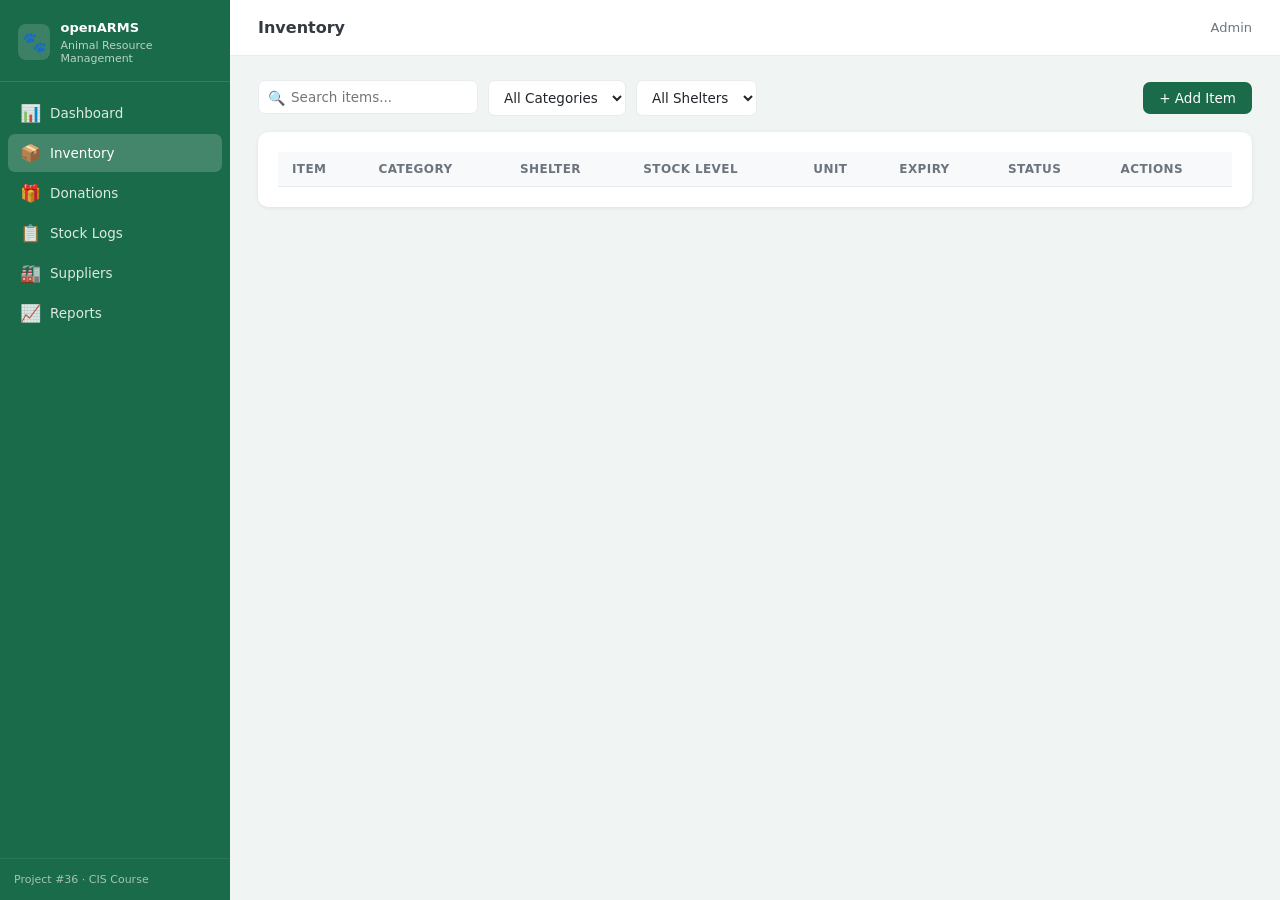
<file: old/inventory.html>
<!DOCTYPE html>
<html lang="en">
<head>
  <meta charset="UTF-8">
  <meta name="viewport" content="width=device-width, initial-scale=1.0">
  <title>Inventory</title>
  <style>
    :root {
      --primary: #1a6b4a;
      --primary-light: #e8f5ee;
      --primary-mid: #2d9166;
      --accent: #e67e22;
      --accent-light: #fef3e8;
      --danger: #c0392b;
      --danger-light: #fdecea;
      --warning: #d68910;
      --warning-light: #fef9e7;
      --gray-50: #f8f9fa;
      --gray-100: #f1f3f5;
      --gray-200: #e9ecef;
      --gray-400: #adb5bd;
      --gray-600: #6c757d;
      --gray-800: #343a40;
      --gray-900: #212529;
      --radius: 10px;
      --shadow: 0 1px 4px rgba(0,0,0,0.08);
      --shadow-md: 0 4px 16px rgba(0,0,0,0.1);
    }
    * { box-sizing: border-box; margin: 0; padding: 0; }
    body { font-family: 'Segoe UI', system-ui, sans-serif; background: #f0f4f2; color: var(--gray-900); min-height: 100vh; }
    .app { display: flex; min-height: 100vh; }
    .sidebar { width: 230px; background: var(--primary); color: #fff; display: flex; flex-direction: column; position: fixed; height: 100vh; z-index: 100; }
    .sidebar-brand { padding: 20px 18px 16px; border-bottom: 1px solid rgba(255,255,255,0.12); }
    .sidebar-brand .logo { display: flex; align-items: center; gap: 10px; }
    .sidebar-brand .logo-icon { width: 36px; height: 36px; background: rgba(255,255,255,0.15); border-radius: 8px; display: flex; align-items: center; justify-content: center; font-size: 20px; }
    .sidebar-brand h1 { font-size: 13px; font-weight: 600; line-height: 1.3; }
    .sidebar-brand p { font-size: 11px; opacity: 0.7; margin-top: 2px; }
    .sidebar-nav { flex: 1; padding: 12px 8px; overflow-y: auto; }
    .nav-item { display: flex; align-items: center; gap: 10px; padding: 9px 12px; border-radius: 7px; cursor: pointer; font-size: 13.5px; transition: background 0.15s; color: rgba(255,255,255,0.85); margin-bottom: 2px; }
    .nav-item:hover { background: rgba(255,255,255,0.1); color: #fff; }
    .nav-item.active { background: rgba(255,255,255,0.18); color: #fff; font-weight: 500; }
    .nav-item .nav-icon { font-size: 17px; width: 20px; text-align: center; }
    .sidebar-footer { padding: 14px; border-top: 1px solid rgba(255,255,255,0.12); font-size: 11px; opacity: 0.6; }
    .main { margin-left: 230px; flex: 1; display: flex; flex-direction: column; min-height: 100vh; }
    .topbar { background: #fff; padding: 0 28px; height: 56px; display: flex; align-items: center; justify-content: space-between; border-bottom: 1px solid var(--gray-200); position: sticky; top: 0; z-index: 50; }
    .topbar-title { font-size: 16px; font-weight: 600; color: var(--gray-800); }
    .topbar-right { display: flex; align-items: center; gap: 10px; }
    .content { padding: 24px 28px; flex: 1; }
    .card { background: #fff; border-radius: var(--radius); box-shadow: var(--shadow); padding: 20px; }
    .card-title { font-size: 14px; font-weight: 600; color: var(--gray-800); margin-bottom: 16px; display: flex; align-items: center; gap: 8px; }
    .table-wrap { overflow-x: auto; }
    table { width: 100%; border-collapse: collapse; font-size: 13.5px; }
    th { background: var(--gray-50); color: var(--gray-600); font-weight: 600; font-size: 12px; text-transform: uppercase; letter-spacing: 0.4px; padding: 10px 14px; text-align: left; border-bottom: 1px solid var(--gray-200); white-space: nowrap; }
    td { padding: 11px 14px; border-bottom: 1px solid var(--gray-100); vertical-align: middle; }
    tr:last-child td { border-bottom: none; }
    tr:hover td { background: var(--gray-50); }
    .badge { display: inline-block; padding: 3px 9px; border-radius: 12px; font-size: 11.5px; font-weight: 600; }
    .badge-food { background: #e3f4e8; color: #1e6b31; }
    .badge-medicine { background: #eae3f4; color: #4a1e6b; }
    .badge-supplies { background: #e3eef4; color: #1e4a6b; }
    .badge-ok { background: var(--primary-light); color: var(--primary); }
    .badge-low { background: var(--warning-light); color: var(--warning); }
    .badge-expired { background: var(--danger-light); color: var(--danger); }
    .badge-expiring { background: var(--warning-light); color: var(--warning); }
    .toolbar { display: flex; align-items: center; gap: 10px; margin-bottom: 16px; flex-wrap: wrap; }
    .toolbar-left { flex: 1; display: flex; gap: 10px; flex-wrap: wrap; }
    .search-box { position: relative; }
    .search-box input { padding-left: 32px; width: 220px; }
    .search-icon { position: absolute; left: 10px; top: 50%; transform: translateY(-50%); color: var(--gray-400); font-size: 14px; pointer-events: none; }
    select.filter-select { width: auto; padding: 8px 11px; }
    input, select, textarea { padding: 8px 11px; border: 1px solid var(--gray-200); border-radius: 7px; font-size: 13.5px; font-family: inherit; color: var(--gray-900); background: #fff; outline: none; transition: border-color 0.15s; }
    input:focus, select:focus, textarea:focus { border-color: var(--primary); box-shadow: 0 0 0 3px rgba(26,107,74,0.08); }
    .btn { padding: 8px 16px; border-radius: 7px; border: none; cursor: pointer; font-size: 13.5px; font-weight: 500; font-family: inherit; transition: all 0.15s; display: inline-flex; align-items: center; gap: 6px; }
    .btn-primary { background: var(--primary); color: #fff; }
    .btn-primary:hover { background: #165a3d; }
    .btn-secondary { background: var(--gray-100); color: var(--gray-800); }
    .btn-secondary:hover { background: var(--gray-200); }
    .btn-danger { background: var(--danger-light); color: var(--danger); }
    .btn-danger:hover { background: #fbd0ce; }
    .btn-sm { padding: 5px 11px; font-size: 12px; }
    .modal-overlay { display: none; position: fixed; inset: 0; background: rgba(0,0,0,0.4); z-index: 200; align-items: center; justify-content: center; }
    .modal-overlay.open { display: flex; }
    .modal { background: #fff; border-radius: 12px; box-shadow: var(--shadow-md); padding: 24px; width: 520px; max-width: 95vw; max-height: 90vh; overflow-y: auto; }
    .modal-header { display: flex; align-items: center; justify-content: space-between; margin-bottom: 20px; }
    .modal-title { font-size: 16px; font-weight: 600; }
    .modal-close { background: none; border: none; font-size: 20px; cursor: pointer; color: var(--gray-600); line-height: 1; padding: 0; }
    .modal-close:hover { color: var(--gray-900); }
    .form-grid { display: grid; grid-template-columns: 1fr 1fr; gap: 14px; }
    .form-group { display: flex; flex-direction: column; gap: 5px; }
    .form-group.full { grid-column: 1 / -1; }
    label { font-size: 12.5px; font-weight: 500; color: var(--gray-600); }
    textarea { resize: vertical; min-height: 72px; width: 100%; }
    .modal-footer { display: flex; justify-content: flex-end; gap: 10px; margin-top: 20px; }
    .progress-wrap { display: flex; align-items: center; gap: 8px; }
    .progress-bar { flex: 1; height: 6px; background: var(--gray-200); border-radius: 3px; overflow: hidden; min-width: 60px; }
    .progress-fill { height: 100%; border-radius: 3px; background: var(--primary); }
    .progress-fill.low { background: var(--warning); }
    .progress-fill.critical { background: var(--danger); }
    .progress-num { font-size: 12px; color: var(--gray-600); white-space: nowrap; }
    .empty-state { text-align: center; padding: 40px 20px; color: var(--gray-600); }
    .empty-state .empty-icon { font-size: 40px; margin-bottom: 10px; }
    #toast { position: fixed; bottom: 24px; right: 24px; background: var(--gray-900); color: #fff; padding: 12px 18px; border-radius: 8px; font-size: 13.5px; z-index: 999; transform: translateY(80px); opacity: 0; transition: all 0.25s; }
    #toast.show { transform: translateY(0); opacity: 1; }
    #toast.success { background: var(--primary); }
    #toast.error { background: var(--danger); }
    @media (max-width: 900px) {
      .sidebar { width: 58px; }
      .sidebar .nav-item span, .sidebar-brand h1, .sidebar-brand p, .sidebar-footer { display: none; }
      .main { margin-left: 58px; }
    }
  </style>
</head>
<body>

<div class="app">
  <div id="sidebar-container"></div>
  <main class="main">
    <div class="topbar">
      <div class="topbar-title">Inventory</div>
      <div class="topbar-right">
        <span style="font-size:13px;color:var(--gray-600);">Admin</span>
      </div>
    </div>

    <div class="content">
      <div class="toolbar">
        <div class="toolbar-left">
          <div class="search-box">
            <span class="search-icon">🔍</span>
            <input type="text" placeholder="Search items..." id="inv-search" oninput="filterInventory()">
          </div>
          <select class="filter-select" id="inv-cat-filter" onchange="filterInventory()">
            <option value="">All Categories</option>
            <option value="Food">Food</option>
            <option value="Medicine">Medicine</option>
            <option value="Supplies">Supplies</option>
          </select>
          <select class="filter-select" id="inv-shelter-filter" onchange="filterInventory()">
            <option value="">All Shelters</option>
          </select>
        </div>
        <button class="btn btn-primary" onclick="openAddItem()">+ Add Item</button>
      </div>
      <div class="card">
        <div class="table-wrap">
          <table>
            <thead>
              <tr>
                <th>Item</th><th>Category</th><th>Shelter</th><th>Stock Level</th>
                <th>Unit</th><th>Expiry</th><th>Status</th><th>Actions</th>
              </tr>
            </thead>
            <tbody id="inv-tbody"></tbody>
          </table>
        </div>
      </div>
    </div>
  </main>
</div>

<!-- Add/Edit Item Modal -->
<div class="modal-overlay" id="modal-item">
  <div class="modal">
    <div class="modal-header">
      <h2 class="modal-title" id="item-modal-title">Add Item</h2>
      <button class="modal-close" onclick="closeModal('modal-item')">×</button>
    </div>
    <div class="form-grid">
      <input type="hidden" id="item-id">
      <div class="form-group full"><label>Item Name *</label><input type="text" id="item-name" placeholder="e.g. Dog Food (Dry)"></div>
      <div class="form-group"><label>Category *</label>
        <select id="item-category">
          <option value="Food">Food</option>
          <option value="Medicine">Medicine</option>
          <option value="Supplies">Supplies</option>
        </select>
      </div>
      <div class="form-group"><label>Unit *</label><input type="text" id="item-unit" placeholder="kg, pcs, btl..."></div>
      <div class="form-group"><label>Current Quantity</label><input type="number" id="item-qty" value="0" min="0" step="0.1"></div>
      <div class="form-group"><label>Minimum Stock Level</label><input type="number" id="item-min" value="10" min="0" step="0.1"></div>
      <div class="form-group"><label>Expiry Date</label><input type="date" id="item-expiry"></div>
      <div class="form-group"><label>Shelter</label>
        <select id="item-shelter"><option value="">Select shelter...</option></select>
      </div>
    </div>
    <div class="modal-footer">
      <button class="btn btn-secondary" onclick="closeModal('modal-item')">Cancel</button>
      <button class="btn btn-primary" onclick="saveItem()">Save Item</button>
    </div>
  </div>
</div>

<div id="toast"></div>

<script>
const API = 'http://localhost:5000/api';
let allItems = [], allShelters = [];

fetch('sidebar.html')
  .then(r => r.text())
  .then(html => {
    document.getElementById('sidebar-container').innerHTML = html;
    document.querySelectorAll('.nav-item')[1].classList.add('active');
  });

function toast(msg, type='success') {
  const t = document.getElementById('toast');
  t.textContent = msg;
  t.className = 'show ' + type;
  setTimeout(() => t.className = '', 2500);
}

function fmt(d) {
  if (!d) return '—';
  return new Date(d).toLocaleDateString('en-PH', {month:'short',day:'numeric',year:'numeric'});
}

async function api(path, method='GET', body=null) {
  const opts = { method, headers: {'Content-Type':'application/json'} };
  if (body) opts.body = JSON.stringify(body);
  const r = await fetch(API + path, opts);
  return r.json();
}

function stockBadge(qty, min) {
  const pct = min > 0 ? qty / min : 1;
  if (pct <= 0) return `<span class="badge badge-expired">Out of Stock</span>`;
  if (pct <= 1) return `<span class="badge badge-low">Low Stock</span>`;
  return `<span class="badge badge-ok">In Stock</span>`;
}

function expiryBadge(d) {
  if (!d) return '—';
  const today = new Date(); today.setHours(0,0,0,0);
  const exp = new Date(d);
  const diff = Math.floor((exp - today) / 86400000);
  if (diff < 0) return `<span class="badge badge-expired">Expired</span>`;
  if (diff <= 30) return `<span class="badge badge-expiring">Expires in ${diff}d</span>`;
  return `<span style="font-size:12.5px;color:var(--gray-600)">${fmt(d)}</span>`;
}

function progressBar(qty, min) {
  const max = Math.max(qty, min * 2, 1);
  const pct = Math.min((qty / max) * 100, 100);
  const cls = qty <= min ? (qty <= min * 0.5 ? 'critical' : 'low') : '';
  return `<div class="progress-wrap"><div class="progress-bar"><div class="progress-fill ${cls}" style="width:${pct}%"></div></div><span class="progress-num">${qty}/${min}</span></div>`;
}

async function loadInventory() {
  [allItems, allShelters] = await Promise.all([api('/items'), api('/shelters')]);
  populateShelterFilters();
  renderInventory(allItems);
}

function renderInventory(items) {
  document.getElementById('inv-tbody').innerHTML = items.length ? items.map(i => `
    <tr>
      <td><strong style="font-size:13.5px">${i.name}</strong></td>
      <td><span class="badge badge-${i.category.toLowerCase()}">${i.category}</span></td>
      <td style="font-size:13px;color:var(--gray-600)">${i.shelter_name || '—'}</td>
      <td>${progressBar(i.quantity, i.min_stock)}</td>
      <td style="font-size:13px">${i.unit}</td>
      <td>${expiryBadge(i.expiry_date)}</td>
      <td>${stockBadge(i.quantity, i.min_stock)}</td>
      <td>
        <button class="btn btn-sm btn-secondary" onclick="editItem(${i.item_id})">Edit</button>
        <button class="btn btn-sm btn-danger" onclick="deleteItem(${i.item_id},'${i.name}')">Del</button>
      </td>
    </tr>
  `).join('') : '<tr><td colspan="8"><div class="empty-state"><div class="empty-icon">📦</div><p>No items found</p></div></td></tr>';
}

function filterInventory() {
  const q = document.getElementById('inv-search').value.toLowerCase();
  const cat = document.getElementById('inv-cat-filter').value;
  const shel = document.getElementById('inv-shelter-filter').value;
  renderInventory(allItems.filter(i =>
    (!q || i.name.toLowerCase().includes(q)) &&
    (!cat || i.category === cat) &&
    (!shel || String(i.shelter_id) === shel)
  ));
}

function populateShelterFilters() {
  ['inv-shelter-filter'].forEach(id => {
    const el = document.getElementById(id);
    if (!el) return;
    el.innerHTML = '<option value="">All Shelters</option>' +
      allShelters.map(s => `<option value="${s.shelter_id}">${s.name}</option>`).join('');
  });
  ['item-shelter'].forEach(id => {
    const el = document.getElementById(id);
    if (!el) return;
    el.innerHTML = '<option value="">Select shelter...</option>' +
      allShelters.map(s => `<option value="${s.shelter_id}">${s.name}</option>`).join('');
  });
}

function openAddItem() {
  document.getElementById('item-modal-title').textContent = 'Add Item';
  document.getElementById('item-id').value = '';
  ['item-name','item-unit'].forEach(id => document.getElementById(id).value = '');
  document.getElementById('item-qty').value = 0;
  document.getElementById('item-min').value = 10;
  document.getElementById('item-expiry').value = '';
  document.getElementById('item-category').value = 'Food';
  populateShelterFilters();
  document.getElementById('modal-item').classList.add('open');
}

async function editItem(id) {
  const item = allItems.find(i => i.item_id === id);
  if (!item) return;
  document.getElementById('item-modal-title').textContent = 'Edit Item';
  document.getElementById('item-id').value = id;
  document.getElementById('item-name').value = item.name;
  document.getElementById('item-category').value = item.category;
  document.getElementById('item-unit').value = item.unit;
  document.getElementById('item-qty').value = item.quantity;
  document.getElementById('item-min').value = item.min_stock;
  document.getElementById('item-expiry').value = item.expiry_date || '';
  populateShelterFilters();
  document.getElementById('item-shelter').value = item.shelter_id || '';
  document.getElementById('modal-item').classList.add('open');
}

async function saveItem() {
  const id = document.getElementById('item-id').value;
  const data = {
    name: document.getElementById('item-name').value.trim(),
    category: document.getElementById('item-category').value,
    unit: document.getElementById('item-unit').value.trim(),
    quantity: parseFloat(document.getElementById('item-qty').value) || 0,
    min_stock: parseFloat(document.getElementById('item-min').value) || 10,
    expiry_date: document.getElementById('item-expiry').value || null,
    shelter_id: document.getElementById('item-shelter').value || null
  };
  if (!data.name || !data.unit) return toast('Fill in required fields', 'error');
  if (id) await api('/items/' + id, 'PUT', data);
  else await api('/items', 'POST', data);
  closeModal('modal-item');
  toast(id ? 'Item updated' : 'Item added');
  loadInventory();
}

async function deleteItem(id, name) {
  if (!confirm(`Delete "${name}"? This cannot be undone.`)) return;
  await api('/items/' + id, 'DELETE');
  toast('Item deleted');
  loadInventory();
}

function closeModal(id) {
  document.getElementById(id).classList.remove('open');
}

document.querySelectorAll('.modal-overlay').forEach(m => {
  m.addEventListener('click', e => { if (e.target === m) m.classList.remove('open'); });
});

loadInventory();
</script>
</body>
</html>
</file>
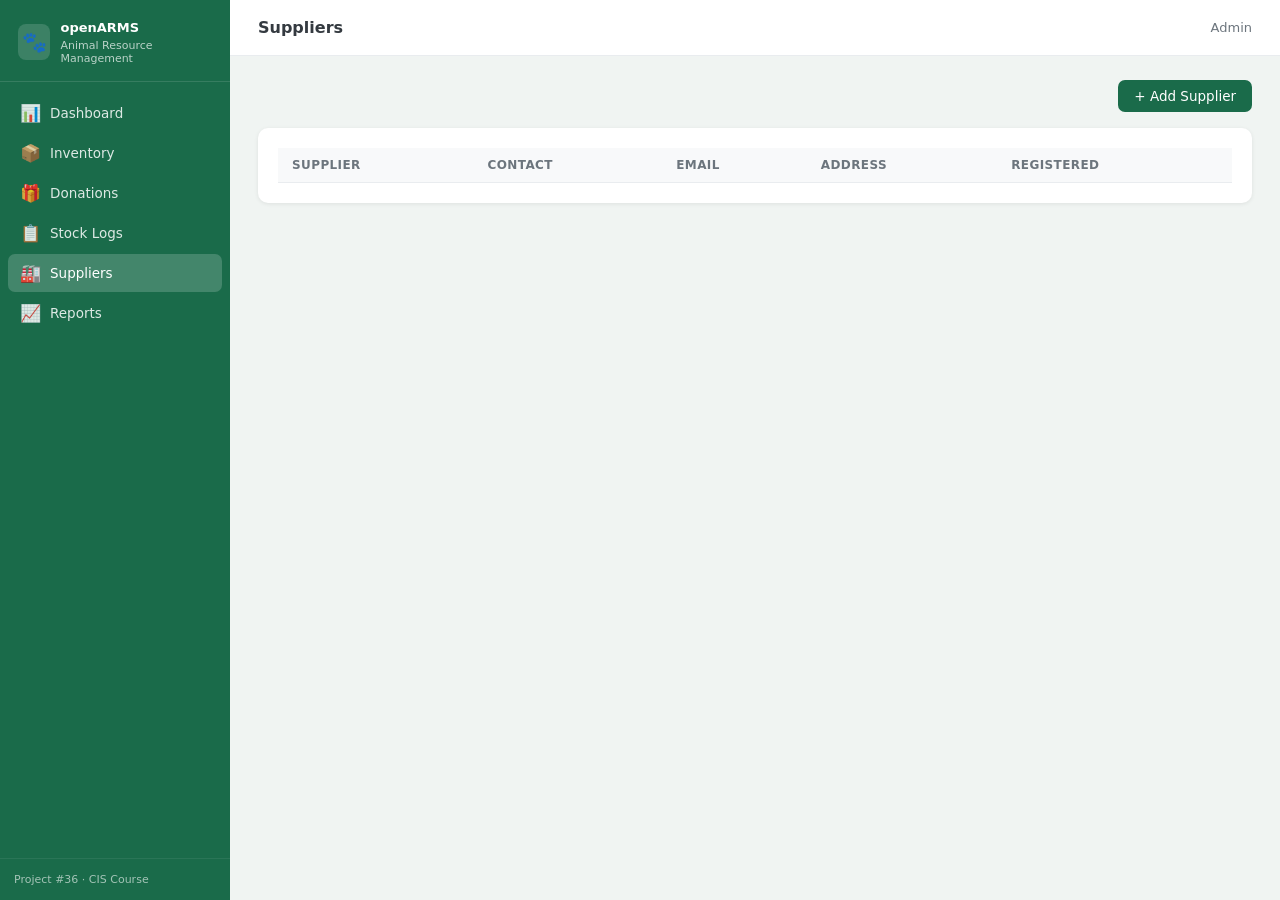
<file: old/supplier.html>
<!DOCTYPE html>
<html lang="en">
<head>
  <meta charset="UTF-8">
  <meta name="viewport" content="width=device-width, initial-scale=1.0">
  <title>Suppliers</title>
  <style>
    :root {
      --primary: #1a6b4a;
      --primary-light: #e8f5ee;
      --primary-mid: #2d9166;
      --accent: #e67e22;
      --accent-light: #fef3e8;
      --danger: #c0392b;
      --danger-light: #fdecea;
      --warning: #d68910;
      --warning-light: #fef9e7;
      --gray-50: #f8f9fa;
      --gray-100: #f1f3f5;
      --gray-200: #e9ecef;
      --gray-400: #adb5bd;
      --gray-600: #6c757d;
      --gray-800: #343a40;
      --gray-900: #212529;
      --radius: 10px;
      --shadow: 0 1px 4px rgba(0,0,0,0.08);
      --shadow-md: 0 4px 16px rgba(0,0,0,0.1);
    }
    * { box-sizing: border-box; margin: 0; padding: 0; }
    body { font-family: 'Segoe UI', system-ui, sans-serif; background: #f0f4f2; color: var(--gray-900); min-height: 100vh; }
    .app { display: flex; min-height: 100vh; }
    .sidebar { width: 230px; background: var(--primary); color: #fff; display: flex; flex-direction: column; position: fixed; height: 100vh; z-index: 100; }
    .sidebar-brand { padding: 20px 18px 16px; border-bottom: 1px solid rgba(255,255,255,0.12); }
    .sidebar-brand .logo { display: flex; align-items: center; gap: 10px; }
    .sidebar-brand .logo-icon { width: 36px; height: 36px; background: rgba(255,255,255,0.15); border-radius: 8px; display: flex; align-items: center; justify-content: center; font-size: 20px; }
    .sidebar-brand h1 { font-size: 13px; font-weight: 600; line-height: 1.3; }
    .sidebar-brand p { font-size: 11px; opacity: 0.7; margin-top: 2px; }
    .sidebar-nav { flex: 1; padding: 12px 8px; overflow-y: auto; }
    .nav-item { display: flex; align-items: center; gap: 10px; padding: 9px 12px; border-radius: 7px; cursor: pointer; font-size: 13.5px; transition: background 0.15s; color: rgba(255,255,255,0.85); margin-bottom: 2px; }
    .nav-item:hover { background: rgba(255,255,255,0.1); color: #fff; }
    .nav-item.active { background: rgba(255,255,255,0.18); color: #fff; font-weight: 500; }
    .nav-item .nav-icon { font-size: 17px; width: 20px; text-align: center; }
    .sidebar-footer { padding: 14px; border-top: 1px solid rgba(255,255,255,0.12); font-size: 11px; opacity: 0.6; }
    .main { margin-left: 230px; flex: 1; display: flex; flex-direction: column; min-height: 100vh; }
    .topbar { background: #fff; padding: 0 28px; height: 56px; display: flex; align-items: center; justify-content: space-between; border-bottom: 1px solid var(--gray-200); position: sticky; top: 0; z-index: 50; }
    .topbar-title { font-size: 16px; font-weight: 600; color: var(--gray-800); }
    .topbar-right { display: flex; align-items: center; gap: 10px; }
    .content { padding: 24px 28px; flex: 1; }
    .card { background: #fff; border-radius: var(--radius); box-shadow: var(--shadow); padding: 20px; }
    .card-title { font-size: 14px; font-weight: 600; color: var(--gray-800); margin-bottom: 16px; display: flex; align-items: center; gap: 8px; }
    .table-wrap { overflow-x: auto; }
    table { width: 100%; border-collapse: collapse; font-size: 13.5px; }
    th { background: var(--gray-50); color: var(--gray-600); font-weight: 600; font-size: 12px; text-transform: uppercase; letter-spacing: 0.4px; padding: 10px 14px; text-align: left; border-bottom: 1px solid var(--gray-200); white-space: nowrap; }
    td { padding: 11px 14px; border-bottom: 1px solid var(--gray-100); vertical-align: middle; }
    tr:last-child td { border-bottom: none; }
    tr:hover td { background: var(--gray-50); }
    .toolbar { display: flex; align-items: center; gap: 10px; margin-bottom: 16px; flex-wrap: wrap; }
    .toolbar-left { flex: 1; display: flex; gap: 10px; flex-wrap: wrap; }
    input, select, textarea { padding: 8px 11px; border: 1px solid var(--gray-200); border-radius: 7px; font-size: 13.5px; font-family: inherit; color: var(--gray-900); background: #fff; outline: none; transition: border-color 0.15s; }
    input:focus, select:focus, textarea:focus { border-color: var(--primary); box-shadow: 0 0 0 3px rgba(26,107,74,0.08); }
    .btn { padding: 8px 16px; border-radius: 7px; border: none; cursor: pointer; font-size: 13.5px; font-weight: 500; font-family: inherit; transition: all 0.15s; display: inline-flex; align-items: center; gap: 6px; }
    .btn-primary { background: var(--primary); color: #fff; }
    .btn-primary:hover { background: #165a3d; }
    .btn-secondary { background: var(--gray-100); color: var(--gray-800); }
    .btn-secondary:hover { background: var(--gray-200); }
    .modal-overlay { display: none; position: fixed; inset: 0; background: rgba(0,0,0,0.4); z-index: 200; align-items: center; justify-content: center; }
    .modal-overlay.open { display: flex; }
    .modal { background: #fff; border-radius: 12px; box-shadow: var(--shadow-md); padding: 24px; width: 520px; max-width: 95vw; max-height: 90vh; overflow-y: auto; }
    .modal-header { display: flex; align-items: center; justify-content: space-between; margin-bottom: 20px; }
    .modal-title { font-size: 16px; font-weight: 600; }
    .modal-close { background: none; border: none; font-size: 20px; cursor: pointer; color: var(--gray-600); line-height: 1; padding: 0; }
    .modal-close:hover { color: var(--gray-900); }
    .form-grid { display: grid; grid-template-columns: 1fr 1fr; gap: 14px; }
    .form-group { display: flex; flex-direction: column; gap: 5px; }
    .form-group.full { grid-column: 1 / -1; }
    label { font-size: 12.5px; font-weight: 500; color: var(--gray-600); }
    .modal-footer { display: flex; justify-content: flex-end; gap: 10px; margin-top: 20px; }
    .empty-state { text-align: center; padding: 40px 20px; color: var(--gray-600); }
    .empty-state .empty-icon { font-size: 40px; margin-bottom: 10px; }
    #toast { position: fixed; bottom: 24px; right: 24px; background: var(--gray-900); color: #fff; padding: 12px 18px; border-radius: 8px; font-size: 13.5px; z-index: 999; transform: translateY(80px); opacity: 0; transition: all 0.25s; }
    #toast.show { transform: translateY(0); opacity: 1; }
    #toast.success { background: var(--primary); }
    #toast.error { background: var(--danger); }
    @media (max-width: 900px) {
      .sidebar { width: 58px; }
      .sidebar .nav-item span, .sidebar-brand h1, .sidebar-brand p, .sidebar-footer { display: none; }
      .main { margin-left: 58px; }
    }
  </style>
</head>
<body>

<div class="app">
  <div id="sidebar-container"></div>
  <main class="main">
    <div class="topbar">
      <div class="topbar-title">Suppliers</div>
      <div class="topbar-right">
        <span style="font-size:13px;color:var(--gray-600);">Admin</span>
      </div>
    </div>

    <div class="content">
      <div class="toolbar">
        <div class="toolbar-left"></div>
        <button class="btn btn-primary" onclick="openAddSupplier()">+ Add Supplier</button>
      </div>
      <div class="card">
        <div class="table-wrap">
          <table>
            <thead>
              <tr><th>Supplier</th><th>Contact</th><th>Email</th><th>Address</th><th>Registered</th></tr>
            </thead>
            <tbody id="sup-tbody"></tbody>
          </table>
        </div>
      </div>
    </div>
  </main>
</div>

<!-- Add Supplier Modal -->
<div class="modal-overlay" id="modal-supplier">
  <div class="modal">
    <div class="modal-header">
      <h2 class="modal-title">Add Supplier</h2>
      <button class="modal-close" onclick="closeModal('modal-supplier')">×</button>
    </div>
    <div class="form-grid">
      <div class="form-group full"><label>Supplier Name *</label><input type="text" id="sup-name" placeholder="Company or person name"></div>
      <div class="form-group"><label>Contact</label><input type="text" id="sup-contact" placeholder="Phone number"></div>
      <div class="form-group"><label>Email</label><input type="email" id="sup-email" placeholder="email@example.com"></div>
      <div class="form-group full"><label>Address</label><input type="text" id="sup-address" placeholder="Street, City"></div>
    </div>
    <div class="modal-footer">
      <button class="btn btn-secondary" onclick="closeModal('modal-supplier')">Cancel</button>
      <button class="btn btn-primary" onclick="saveSupplier()">Save</button>
    </div>
  </div>
</div>

<div id="toast"></div>

<script>
const API = 'http://localhost:5000/api';
let allSuppliers = [];

fetch('sidebar.html')
  .then(r => r.text())
  .then(html => {
    document.getElementById('sidebar-container').innerHTML = html;
    document.querySelectorAll('.nav-item')[4].classList.add('active');
  });

function toast(msg, type='success') {
  const t = document.getElementById('toast');
  t.textContent = msg;
  t.className = 'show ' + type;
  setTimeout(() => t.className = '', 2500);
}

function fmt(d) {
  if (!d) return '—';
  return new Date(d).toLocaleDateString('en-PH', {month:'short',day:'numeric',year:'numeric'});
}

async function api(path, method='GET', body=null) {
  const opts = { method, headers: {'Content-Type':'application/json'} };
  if (body) opts.body = JSON.stringify(body);
  const r = await fetch(API + path, opts);
  return r.json();
}

async function loadSuppliers() {
  allSuppliers = await api('/suppliers');
  document.getElementById('sup-tbody').innerHTML = allSuppliers.length ? allSuppliers.map(s => `
    <tr>
      <td><strong>${s.name}</strong></td>
      <td style="font-size:13px">${s.contact || '—'}</td>
      <td style="font-size:13px;color:var(--text-accent)">${s.email || '—'}</td>
      <td style="font-size:12.5px;color:var(--gray-600)">${s.address || '—'}</td>
      <td style="font-size:12.5px;color:var(--gray-600)">${fmt(s.created_at)}</td>
    </tr>
  `).join('') : '<tr><td colspan="5"><div class="empty-state"><div class="empty-icon">🏭</div><p>No suppliers yet</p></div></td></tr>';
}

function openAddSupplier() {
  ['sup-name','sup-contact','sup-email','sup-address'].forEach(id => document.getElementById(id).value = '');
  document.getElementById('modal-supplier').classList.add('open');
}

async function saveSupplier() {
  const data = {
    name: document.getElementById('sup-name').value.trim(),
    contact: document.getElementById('sup-contact').value,
    email: document.getElementById('sup-email').value,
    address: document.getElementById('sup-address').value
  };
  if (!data.name) return toast('Supplier name is required', 'error');
  await api('/suppliers', 'POST', data);
  closeModal('modal-supplier');
  toast('Supplier added');
  loadSuppliers();
}

function closeModal(id) {
  document.getElementById(id).classList.remove('open');
}

document.querySelectorAll('.modal-overlay').forEach(m => {
  m.addEventListener('click', e => { if (e.target === m) m.classList.remove('open'); });
});

loadSuppliers();
</script>
</body>
</html>
</file>
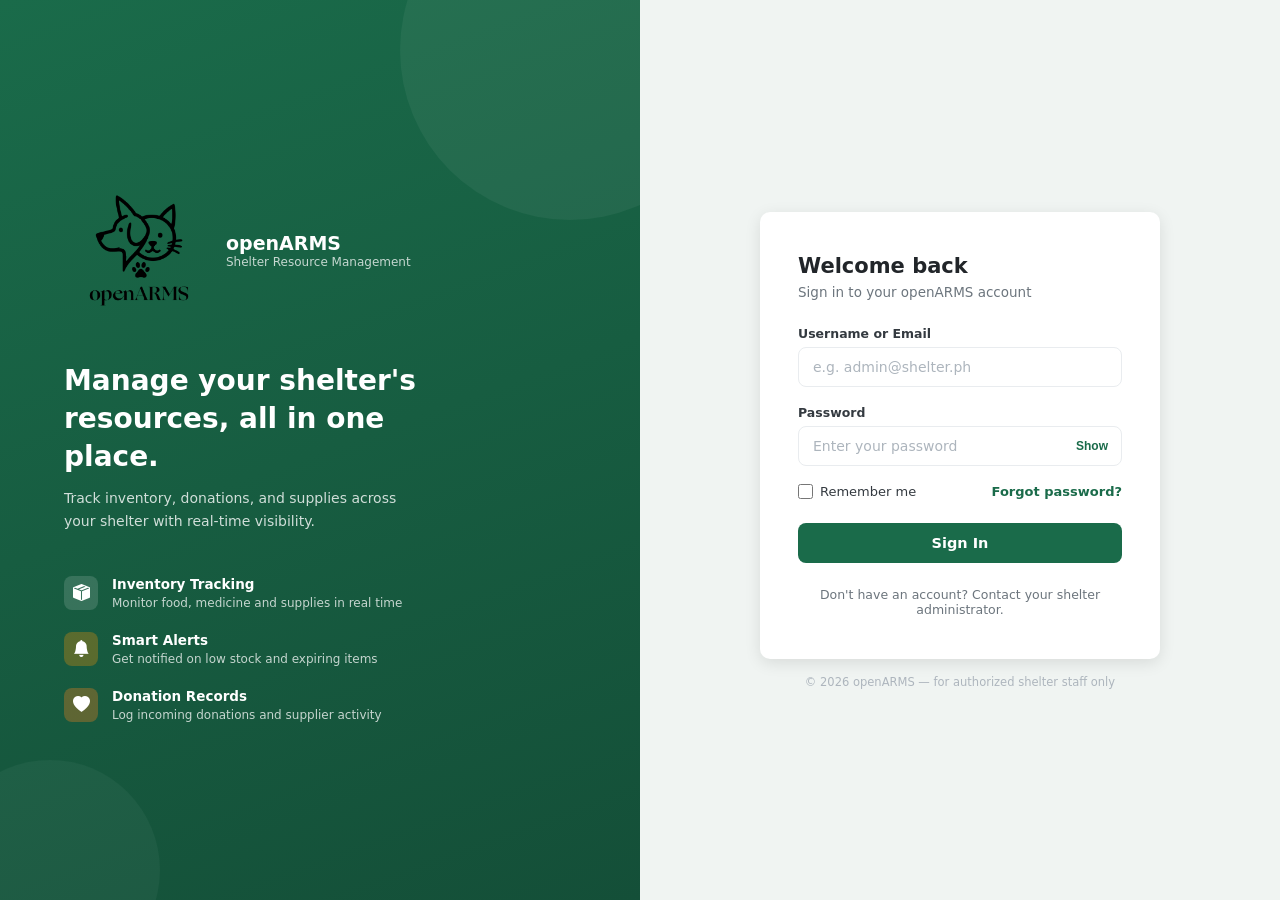
<file: public/login.html>
<!DOCTYPE html>
<html lang="en">
<head>
  <meta charset="UTF-8">
  <meta name="viewport" content="width=device-width, initial-scale=1.0">
  <title>Login</title>
  <link rel="icon" type="image/svg+xml" href="assets/openARMS.png">
  <link rel="stylesheet" href="https://cdn.jsdelivr.net/npm/bootstrap-icons@1.11.3/font/bootstrap-icons.css">
  <style>
    :root {
      --primary: #1a6b4a;
      --primary-light: #e8f5ee;
      --primary-mid: #2d9166;
      --accent: #e67e22;
      --accent-light: #fef3e8;
      --danger: #c0392b;
      --danger-light: #fdecea;
      --warning: #d68910;
      --warning-light: #fef9e7;
      --gray-50: #f8f9fa;
      --gray-100: #f1f3f5;
      --gray-200: #e9ecef;
      --gray-400: #adb5bd;
      --gray-600: #6c757d;
      --gray-800: #343a40;
      --gray-900: #212529;
      --radius: 10px;
      --shadow: 0 1px 4px rgba(0,0,0,0.08);
      --shadow-md: 0 4px 16px rgba(0,0,0,0.1);
    }
    * { box-sizing: border-box; margin: 0; padding: 0; }
    body { font-family: 'Segoe UI', system-ui, sans-serif; color: var(--gray-900); min-height: 100vh; }

    .login-wrap { min-height: 100vh; display: grid; grid-template-columns: 1fr 1fr; }

    /* Branding side */
    .login-brand { background: linear-gradient(160deg, var(--primary) 0%, #144f38 100%); color: #fff; display: flex; flex-direction: column; justify-content: center; padding: 60px 64px; position: relative; overflow: hidden; }
    .login-brand::before { content: ''; position: absolute; width: 340px; height: 340px; border-radius: 50%; background: rgba(255,255,255,0.05); top: -120px; right: -100px; }
    .login-brand::after { content: ''; position: absolute; width: 220px; height: 220px; border-radius: 50%; background: rgba(255,255,255,0.04); bottom: -80px; left: -60px; }
    .brand-logo { display: flex; align-items: center; gap: 12px; position: relative; z-index: 1; margin-bottom: 36px; }
    .brand-logo .logo-icon { width: 150px; height: 150px; display: flex; align-items: center; justify-content: center; }
    .brand-logo .logo-icon img { width: 100%; height: 100%; display: block; }
    .brand-logo h1 { font-size: 19px; font-weight: 700; }
    .brand-logo p { font-size: 12px; opacity: 0.75; margin-top: 1px; }
    .login-brand h2 { font-size: 28px; font-weight: 700; line-height: 1.35; max-width: 380px; position: relative; z-index: 1; }
    .login-brand > p.tagline { font-size: 14px; opacity: 0.8; margin-top: 12px; max-width: 360px; line-height: 1.6; position: relative; z-index: 1; }
    .brand-features { margin-top: 44px; display: flex; flex-direction: column; gap: 20px; position: relative; z-index: 1; }
    .feature-item { display: flex; gap: 14px; align-items: flex-start; }
    .feature-icon { width: 34px; height: 34px; border-radius: 8px; display: flex; align-items: center; justify-content: center; font-size: 17px; flex-shrink: 0; background: rgba(255,255,255,0.14); }
    .feature-icon.accent { background: rgba(230,126,34,0.35); }
    .feature-icon.warning { background: rgba(214,137,16,0.35); }
    .feature-text strong { display: block; font-size: 13.5px; font-weight: 600; }
    .feature-text span { font-size: 12px; opacity: 0.75; line-height: 1.5; }

    /* Form side */
    .login-form-side { background: #f0f4f2; display: flex; flex-direction: column; align-items: center; justify-content: center; padding: 40px 24px; gap: 16px; }
    .login-card { background: #fff; border-radius: var(--radius); box-shadow: var(--shadow-md); padding: 42px 38px; width: 100%; max-width: 400px; }
    .login-card h2 { font-size: 21px; font-weight: 700; color: var(--gray-900); margin-bottom: 6px; }
    .login-card .subtitle { font-size: 13.5px; color: var(--gray-600); margin-bottom: 26px; }

    .error-banner { display: none; align-items: center; gap: 8px; background: var(--danger-light); color: var(--danger); padding: 10px 14px; border-radius: 8px; font-size: 13px; margin-bottom: 18px; }
    .error-banner.show { display: flex; }
    .error-banner i { font-size: 15px; flex-shrink: 0; }

    .form-group { margin-bottom: 18px; }
    .form-group label { display: block; font-size: 12.5px; font-weight: 600; color: var(--gray-800); margin-bottom: 6px; }
    .input-wrap { position: relative; }
    .form-group input { width: 100%; padding: 11px 14px; border: 1.5px solid var(--gray-200); border-radius: 8px; font-size: 14px; font-family: inherit; color: var(--gray-900); transition: border-color 0.15s, box-shadow 0.15s; }
    .input-wrap input { padding-right: 56px; }
    .form-group input:focus { outline: none; border-color: var(--primary-mid); box-shadow: 0 0 0 3px var(--primary-light); }
    .form-group input::placeholder { color: var(--gray-400); }

    .toggle-password { position: absolute; right: 6px; top: 50%; transform: translateY(-50%); background: none; border: none; color: var(--primary); font-size: 12px; font-weight: 600; cursor: pointer; padding: 6px 8px; }
    .toggle-password:hover { color: var(--primary-mid); }

    .form-row { display: flex; align-items: center; justify-content: space-between; margin-bottom: 24px; font-size: 13px; }
    .remember { display: flex; align-items: center; gap: 7px; color: var(--gray-800); cursor: pointer; }
    .remember input { width: 15px; height: 15px; accent-color: var(--primary); cursor: pointer; }
    .forgot-link { color: var(--primary); text-decoration: none; font-weight: 600; }
    .forgot-link:hover { text-decoration: underline; }

    .btn-login { width: 100%; padding: 12px; background: var(--primary); color: #fff; border: none; border-radius: 8px; font-size: 14.5px; font-weight: 600; font-family: inherit; cursor: pointer; transition: background 0.15s; }
    .btn-login:hover:not(:disabled) { background: var(--primary-mid); }
    .btn-login:disabled { opacity: 0.65; cursor: not-allowed; }

    .divider-note { text-align: center; font-size: 12.5px; color: var(--gray-600); margin-top: 24px; }
    .footer-note { text-align: center; font-size: 11.5px; color: var(--gray-400); }

    #toast { position: fixed; bottom: 24px; right: 24px; background: var(--gray-900); color: #fff; padding: 12px 18px; border-radius: 8px; font-size: 13.5px; z-index: 999; transform: translateY(80px); opacity: 0; transition: all 0.25s; pointer-events: none; }
    #toast.show { transform: translateY(0); opacity: 1; }
    #toast.success { background: var(--primary); }
    #toast.error { background: var(--danger); }

    @media (max-width: 900px) {
      .login-wrap { grid-template-columns: 1fr; }
      .login-brand { display: none; }
      .login-form-side { padding: 24px 18px; }
    }
    @media (prefers-reduced-motion: reduce) {
      * { transition: none !important; }
    }
  </style>
</head>
<body>

<div class="login-wrap">
  <div class="login-brand"> 
    <div class="brand-logo">
      <div class="logo-icon"><img src="assets/openARMS.png" alt="openARMS logo"></div>
      <div>
        <h1>openARMS</h1>
        <p>Shelter Resource Management</p>
      </div>
    </div>
    <h2>Manage your shelter's resources, all in one place.</h2>
    <p class="tagline">Track inventory, donations, and supplies across your shelter with real-time visibility.</p>

    <div class="brand-features">
      <div class="feature-item">
        <div class="feature-icon"><i class="bi bi-box-seam-fill"></i></div>
        <div class="feature-text">
          <strong>Inventory Tracking</strong>
          <span>Monitor food, medicine and supplies in real time</span>
        </div>
      </div>
      <div class="feature-item">
        <div class="feature-icon warning"><i class="bi bi-bell-fill"></i></div>
        <div class="feature-text">
          <strong>Smart Alerts</strong>
          <span>Get notified on low stock and expiring items</span>
        </div>
      </div>
      <div class="feature-item">
        <div class="feature-icon accent"><i class="bi bi-heart-fill"></i></div>
        <div class="feature-text">
          <strong>Donation Records</strong>
          <span>Log incoming donations and supplier activity</span>
        </div>
      </div>
    </div>
  </div>

  <div class="login-form-side">
    <div class="login-card">
      <h2>Welcome back</h2>
      <p class="subtitle">Sign in to your openARMS account</p>

      <div class="error-banner" id="error-banner">
        <i class="bi bi-exclamation-triangle-fill"></i>
        <span id="error-text"></span>
      </div>

      <form id="login-form" novalidate>
        <div class="form-group">
          <label for="username">Username or Email</label>
          <input type="text" id="username" name="username" autocomplete="username" placeholder="e.g. admin@shelter.ph" required>
        </div>

        <div class="form-group">
          <label for="password">Password</label>
          <div class="input-wrap">
            <input type="password" id="password" name="password" autocomplete="current-password" placeholder="Enter your password" required>
            <button type="button" class="toggle-password" id="toggle-password">Show</button>
          </div>
        </div>

        <div class="form-row">
          <label class="remember">
            <input type="checkbox" id="remember">
            Remember me
          </label>
          <a href="#" class="forgot-link">Forgot password?</a>
        </div>

        <button type="submit" class="btn-login" id="login-btn">Sign In</button>
      </form>

      <p class="divider-note">Don't have an account? Contact your shelter administrator.</p>
    </div>
    <p class="footer-note">© 2026 openARMS — for authorized shelter staff only</p>
  </div>
</div>

<div id="toast"></div>

<script>
const API = "http://localhost:8083/openARMS/public";

function toast(msg, type = 'success') {
  const t = document.getElementById('toast');
  t.textContent = msg;
  t.className = 'show ' + type;
  setTimeout(() => t.className = '', 2500);
}

function showError(msg) {
  document.getElementById('error-text').textContent = msg;
  document.getElementById('error-banner').classList.add('show');
}

function hideError() {
  document.getElementById('error-banner').classList.remove('show');
}


document.getElementById('toggle-password').addEventListener('click', () => {
  const pw = document.getElementById('password');
  const btn = document.getElementById('toggle-password');
  const isHidden = pw.type === 'password';
  pw.type = isHidden ? 'text' : 'password';
  btn.textContent = isHidden ? 'Hide' : 'Show';
});


if (localStorage.getItem('asrms_user') || sessionStorage.getItem('asrms_user')) {
  window.location.href = 'dashboard.html';
}

document.getElementById('login-form').addEventListener('submit', async (e) => {
  e.preventDefault();
  hideError();

  const username = document.getElementById('username').value.trim();
  const password = document.getElementById('password').value;
  const remember = document.getElementById('remember').checked;
  const btn = document.getElementById('login-btn');

  if (!username || !password) {
    showError('Enter your username and password.');
    return;
  }

  btn.disabled = true;
  btn.textContent = 'Signing in...';

  try {
    // NOTE: adjust the endpoint path / field names below to match
    // your actual PHP login script if they differ.
    const res = await fetch(API + '/login.php', {
      method: 'POST',
      headers: { 'Content-Type': 'application/json' },
      body: JSON.stringify({ username, password })
    });
    const data = await res.json();

    if (!res.ok || data.error) {
      showError(data.error || 'Incorrect username or password.');
      btn.disabled = false;
      btn.textContent = 'Sign In';
      return;
    }

    const storage = remember ? localStorage : sessionStorage;
    storage.setItem('asrms_user', JSON.stringify(data.user || { username }));
    if (data.token) storage.setItem('asrms_token', data.token);

    toast('Signed in — redirecting...');
    setTimeout(() => { window.location.href = 'dashboard.html'; }, 600);

  } catch (err) {
    showError('Couldn\'t reach the server. Try again.');
    btn.disabled = false;
    btn.textContent = 'Sign In';
  }
});
</script>
</body>
</html>
</file>
